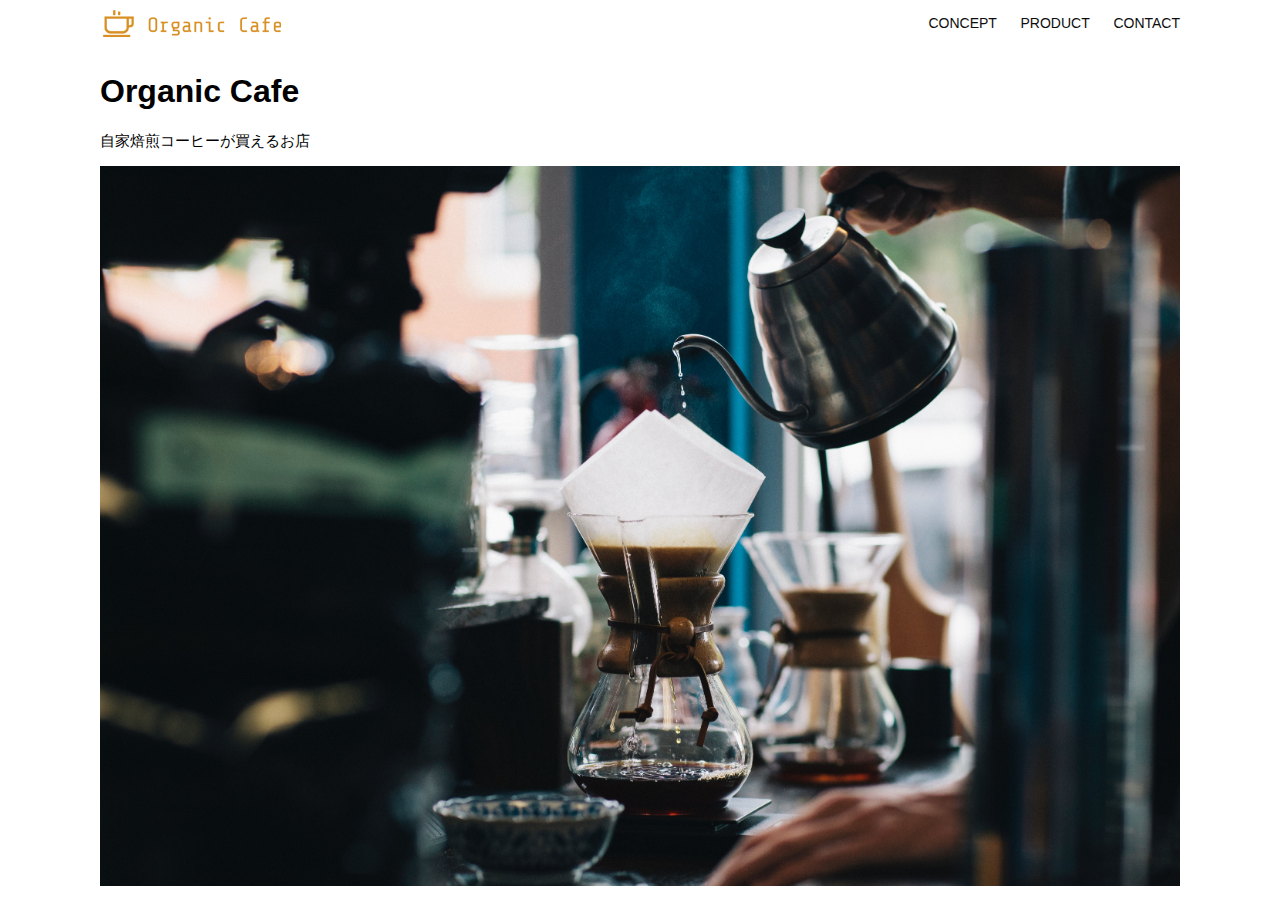
<file: kadai_013/index.html>
<!DOCTYPE html>
<html>
  <head>
    <title>Organic Cafe</title>
    <meta charset="UTF-8" />
    <meta name="description" content="自家焙煎のコーヒーがお家で楽しめるOrganic Cafe"/>
    <meta name="viewport" content="width=device-width, initial-scale=1.0" />
    <link rel="stylesheet" href="style.css" />
  </head>
  <body>
    <!-- ヘッダー -->
    <header>
      <!-- ロゴ -->
      <a href="index.html" id="logo"><img src="images/logo.png" alt="トップページに戻る"/></a>

      <!-- PC用ナビゲーション -->
      <nav id="nav-pc">
        <a href="index.html#concept">CONCEPT</a>
        <a href="index.html#product">PRODUCT</a>
        <a href="index.html#contact">CONTACT</a>
      </nav>
      
      <!-- スマホ用メニューボタン -->
      <img id="menu-sp" src="images/button-menu.png" alt="ナビゲーションを開く" onclick="document.getElementById('nav-sp').style.display = 'block'" >

      <!-- スマホ用ナビゲーション -->
      <nav id="nav-sp">
        <ul>
          <li>
            <img id="close" src="images/button-close.png" alt="ナビゲーションを閉じる" onclick="document.getElementById('nav-sp').style.display = 'none'">
          </li>
          <li>
            <a id="logo-sp" href="index.html" onclick="document.getElementById('nav-sp').style.display = 'none'">
              <img src="images/logo-sp.png" alt="トップページに戻る">
            </a>
          </li>
          <li>
            <a class="menu" href="index.html#concept" onclick="document.getElementById('nav-sp').style.display = 'none'">CONCEPT</a>
          </li>
          <li>
            <a class="menu" href="index.html#product" onclick="document.getElementById('nav-sp').style.display = 'none'">PRODUCT</a>
          </li>
          <li>
            <a class="menu" href="index.html#contact" onclick="document.getElementById('nav-sp').style.display = 'none'">CONTACT</a>
          </li>
        </ul>
      </nav>
    </header>
  
    <main>
      <article>
        <!-- メインビジュアル -->
        <section id="main-visual">
          <div id="main-message">
            <h1>Organic Cafe</h1>
            <p>自家焙煎コーヒーが買えるお店</p>
          </div>
          <img src="images/main-image.jpg" alt="コーヒーをハンドドリップで淹れる画像"/>
        </section>
      </article>
    </main>
  </body>
</html>
</file>
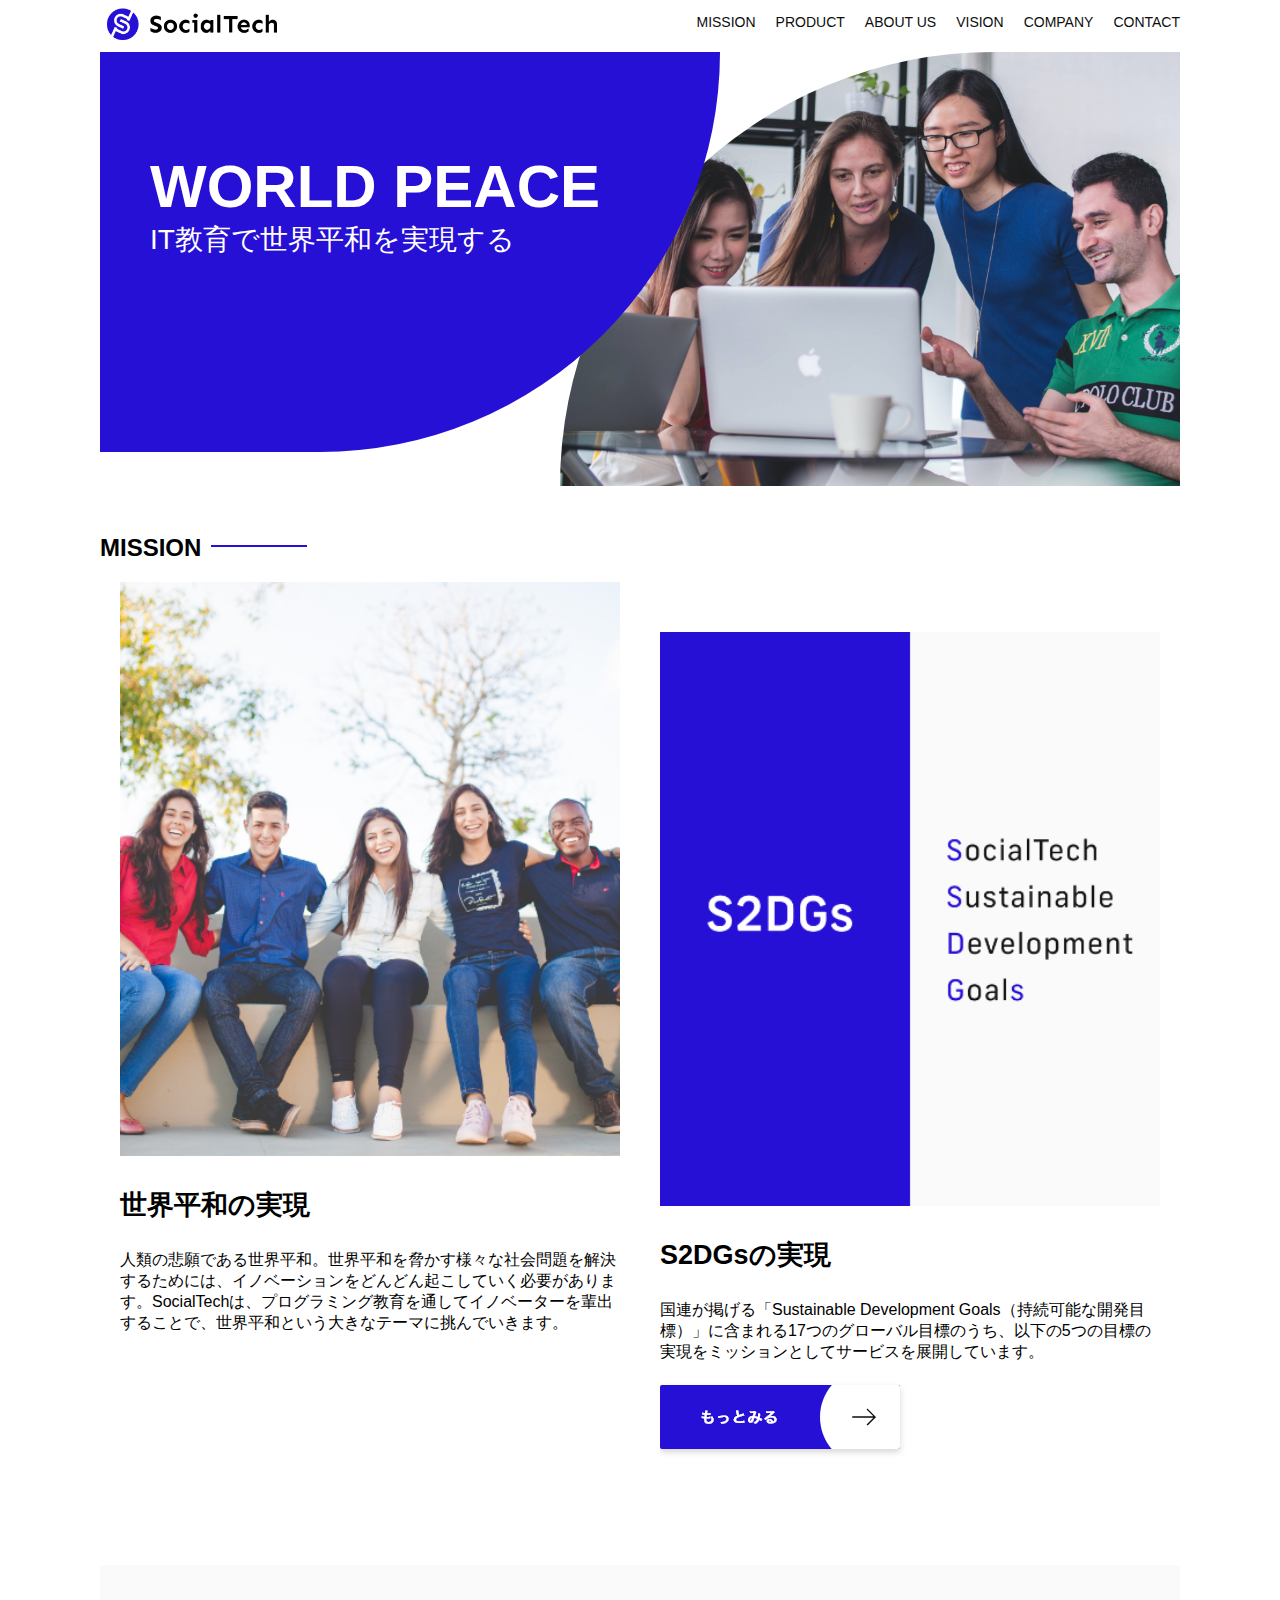
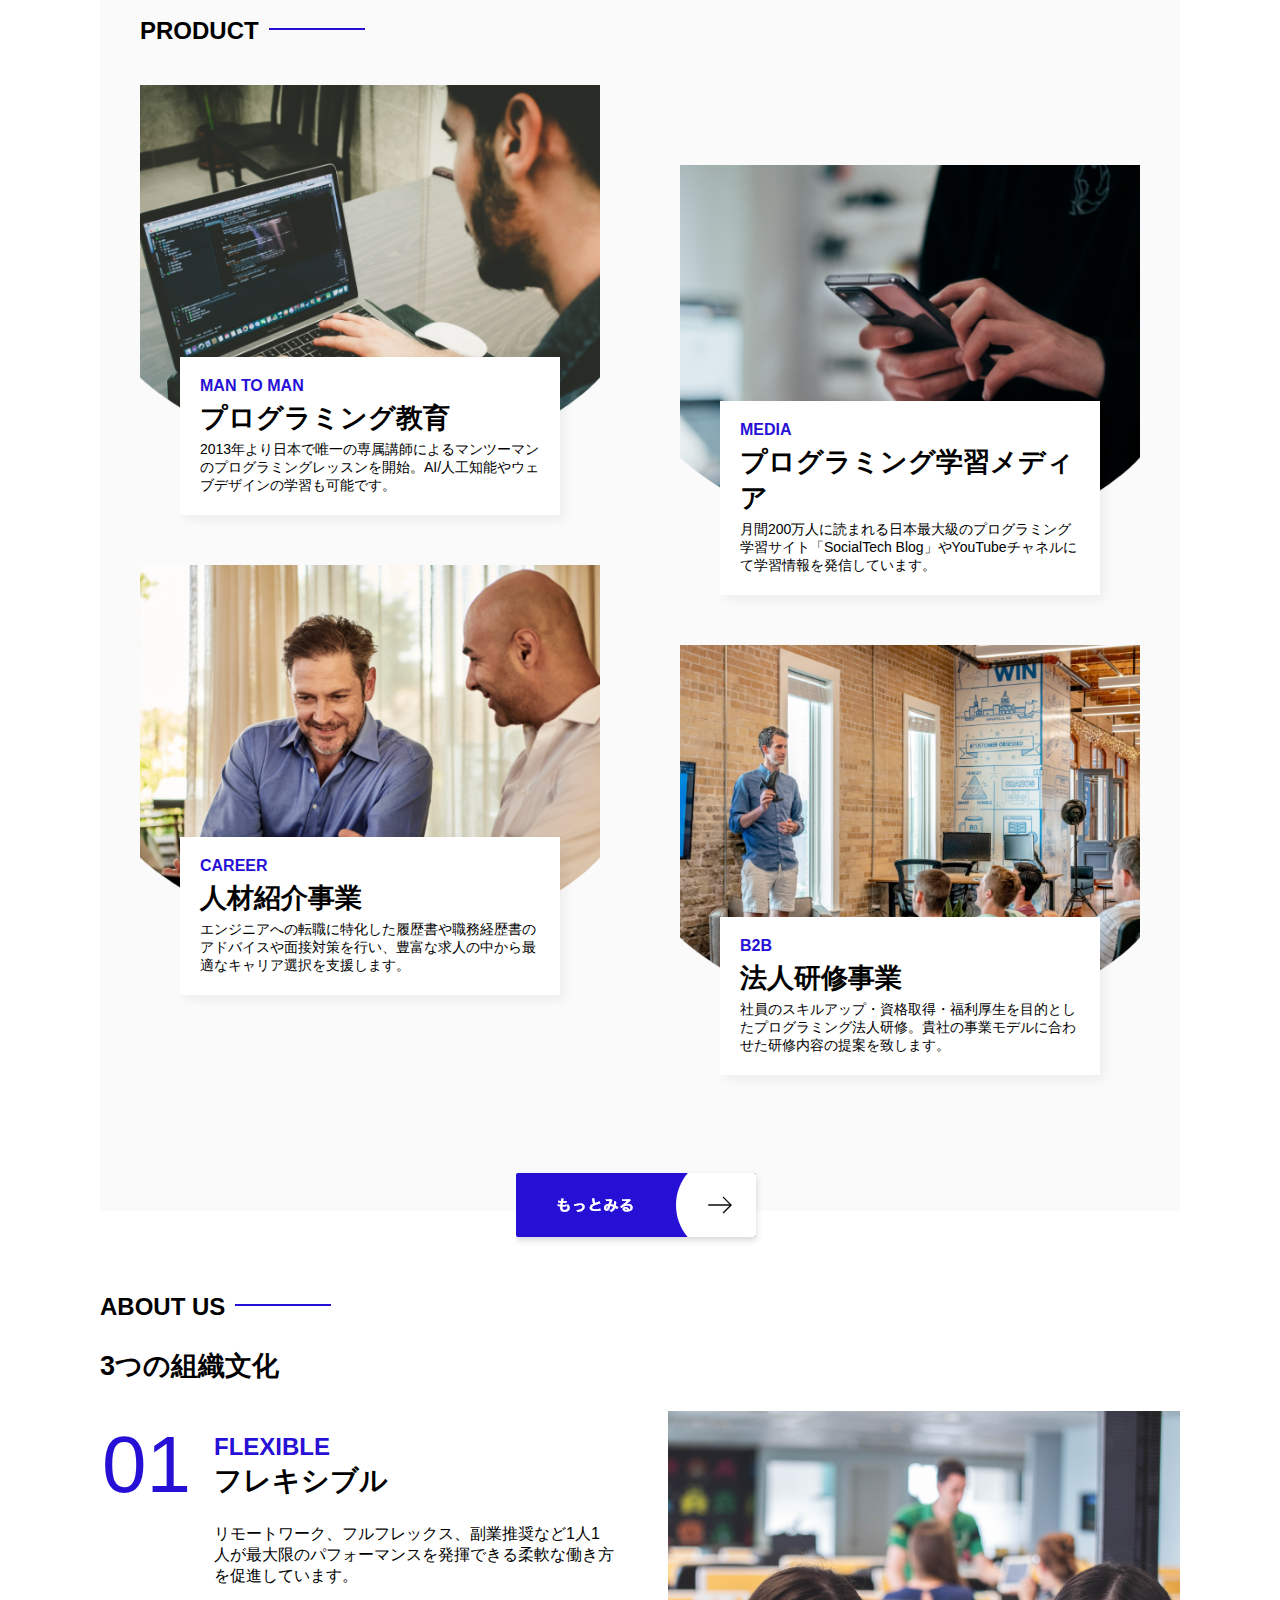
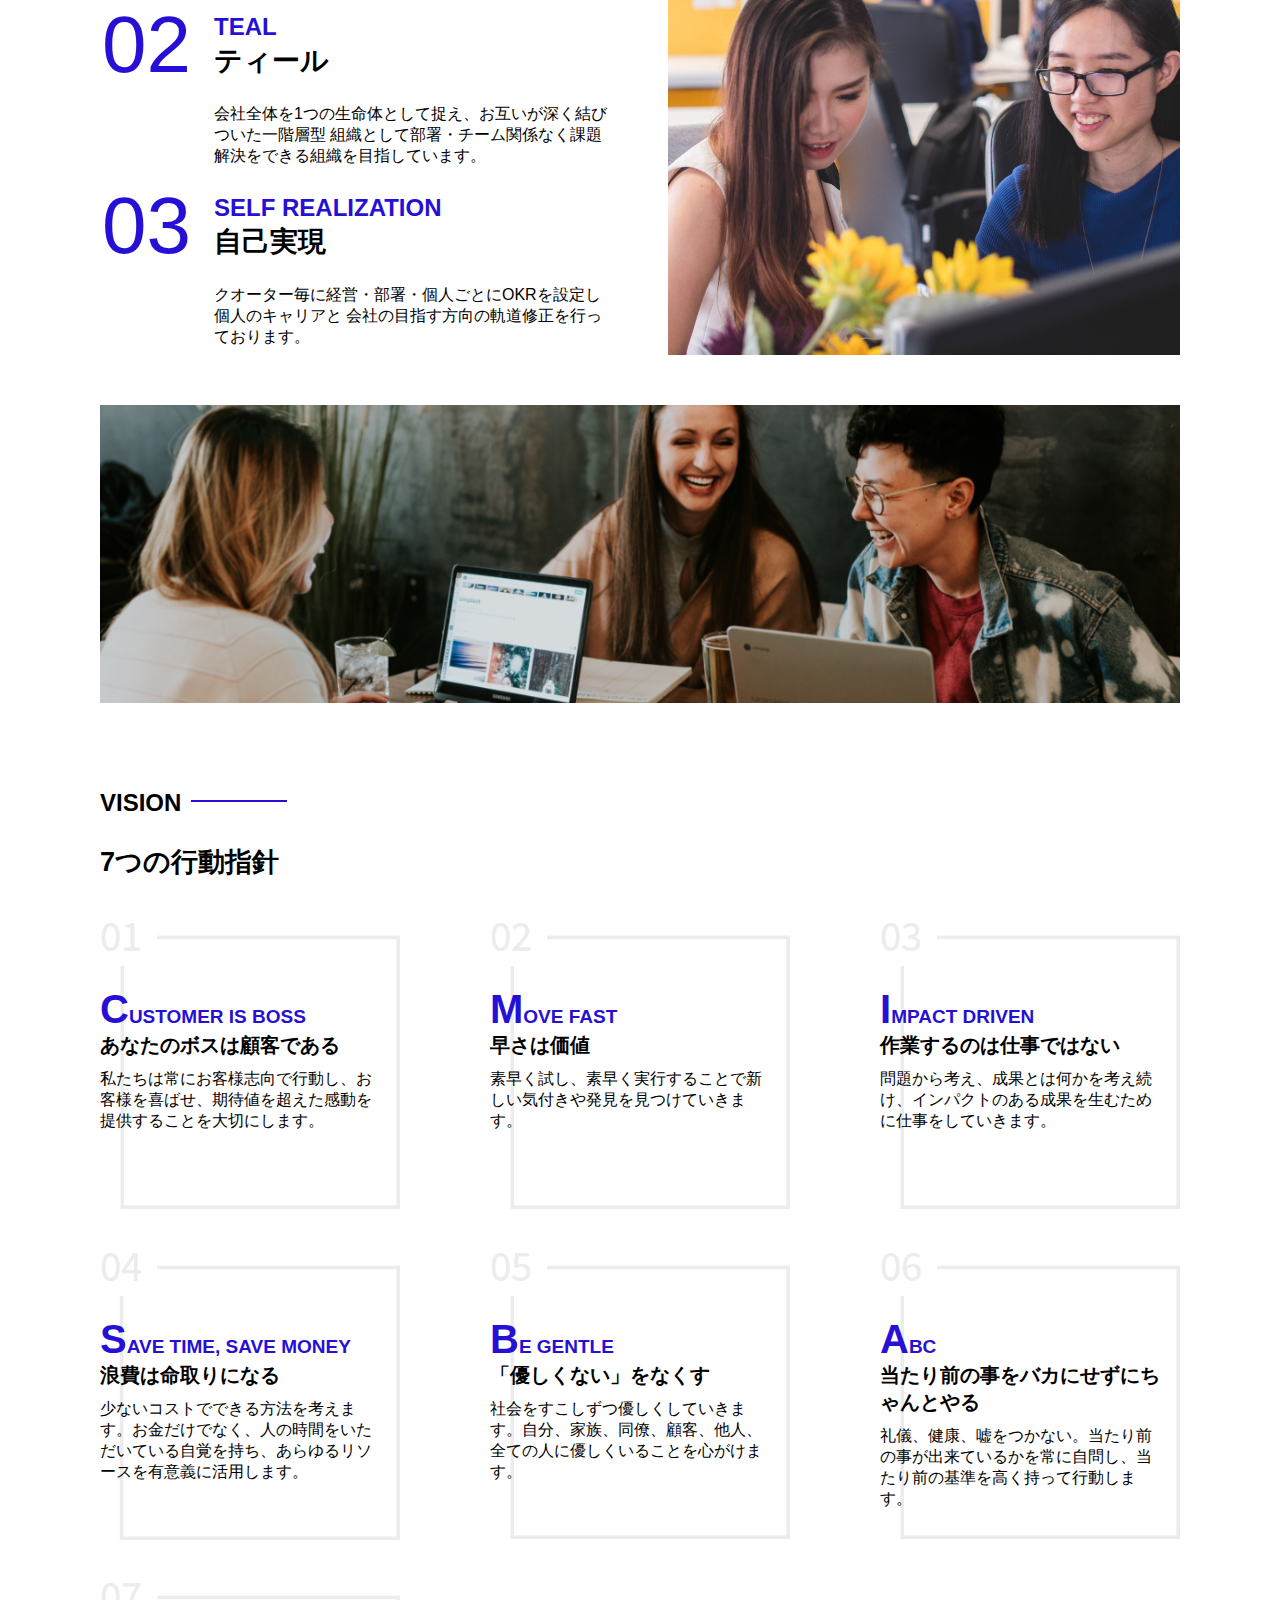
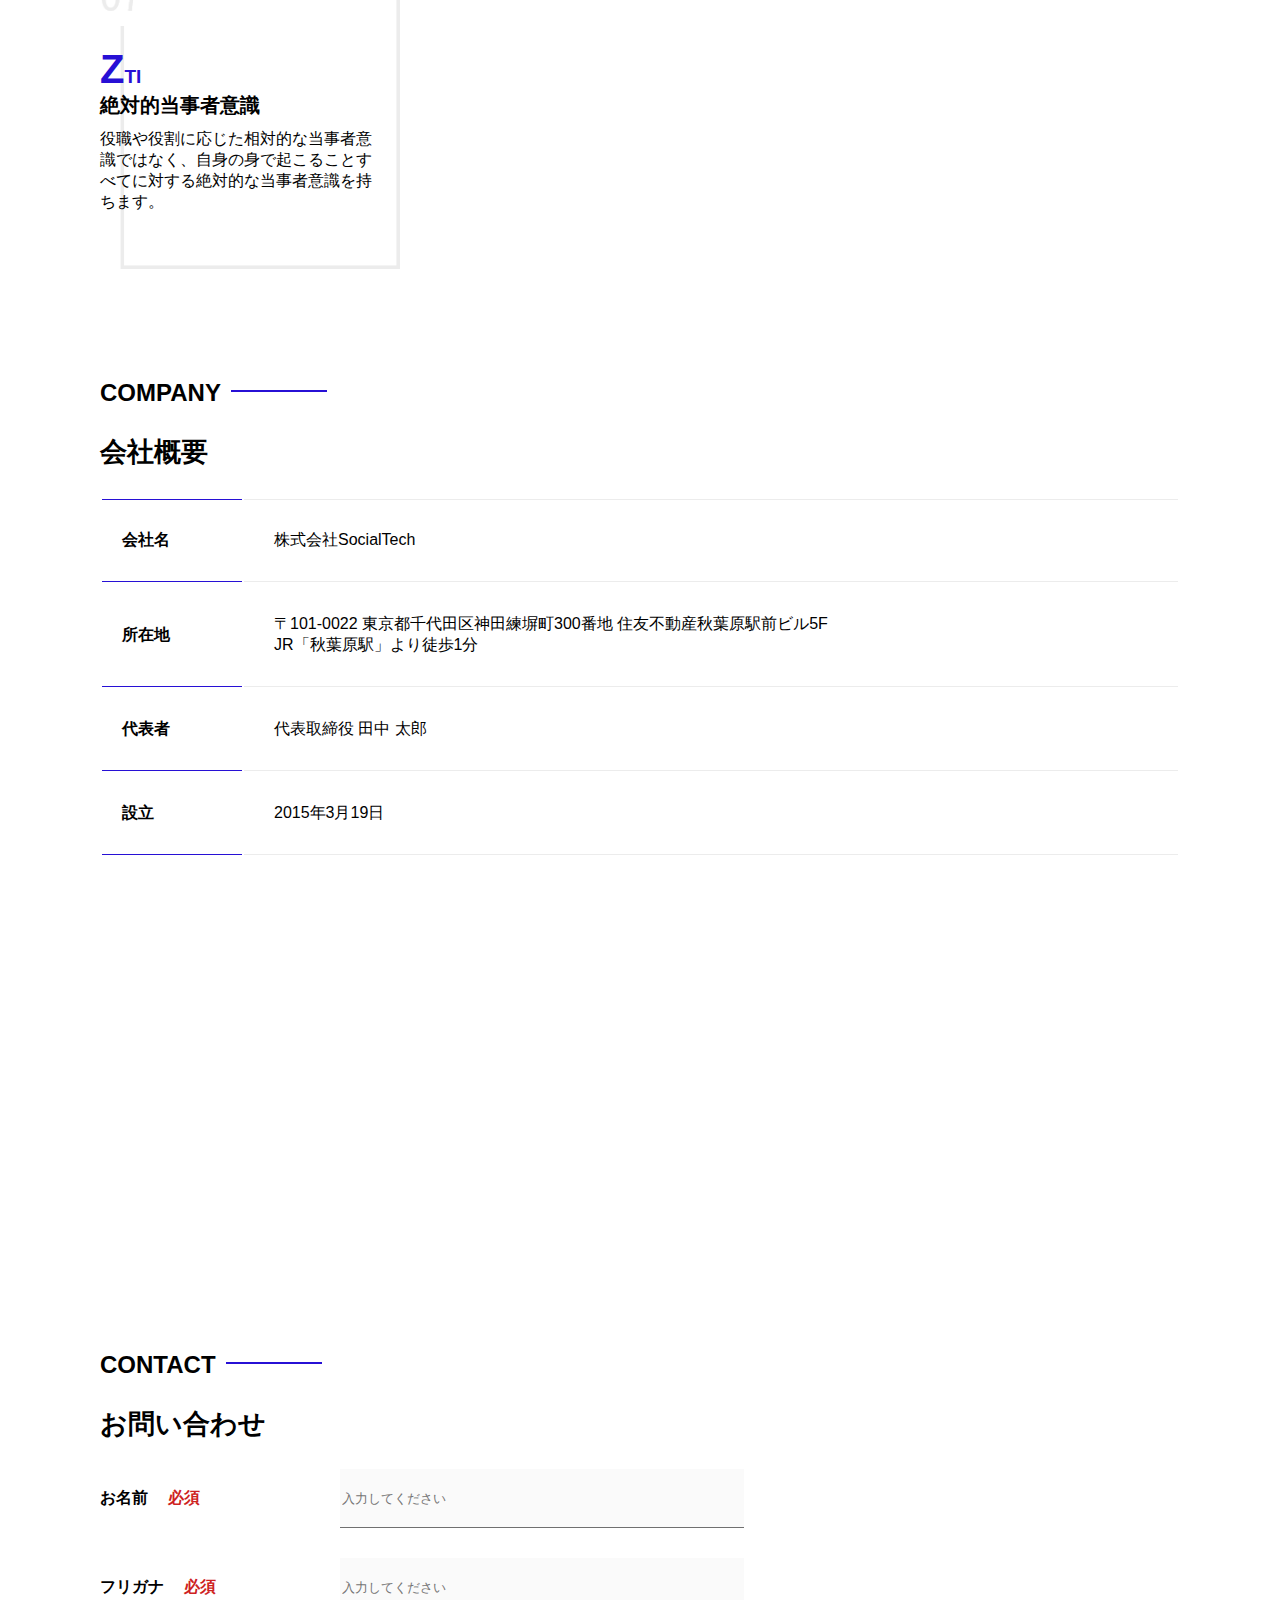
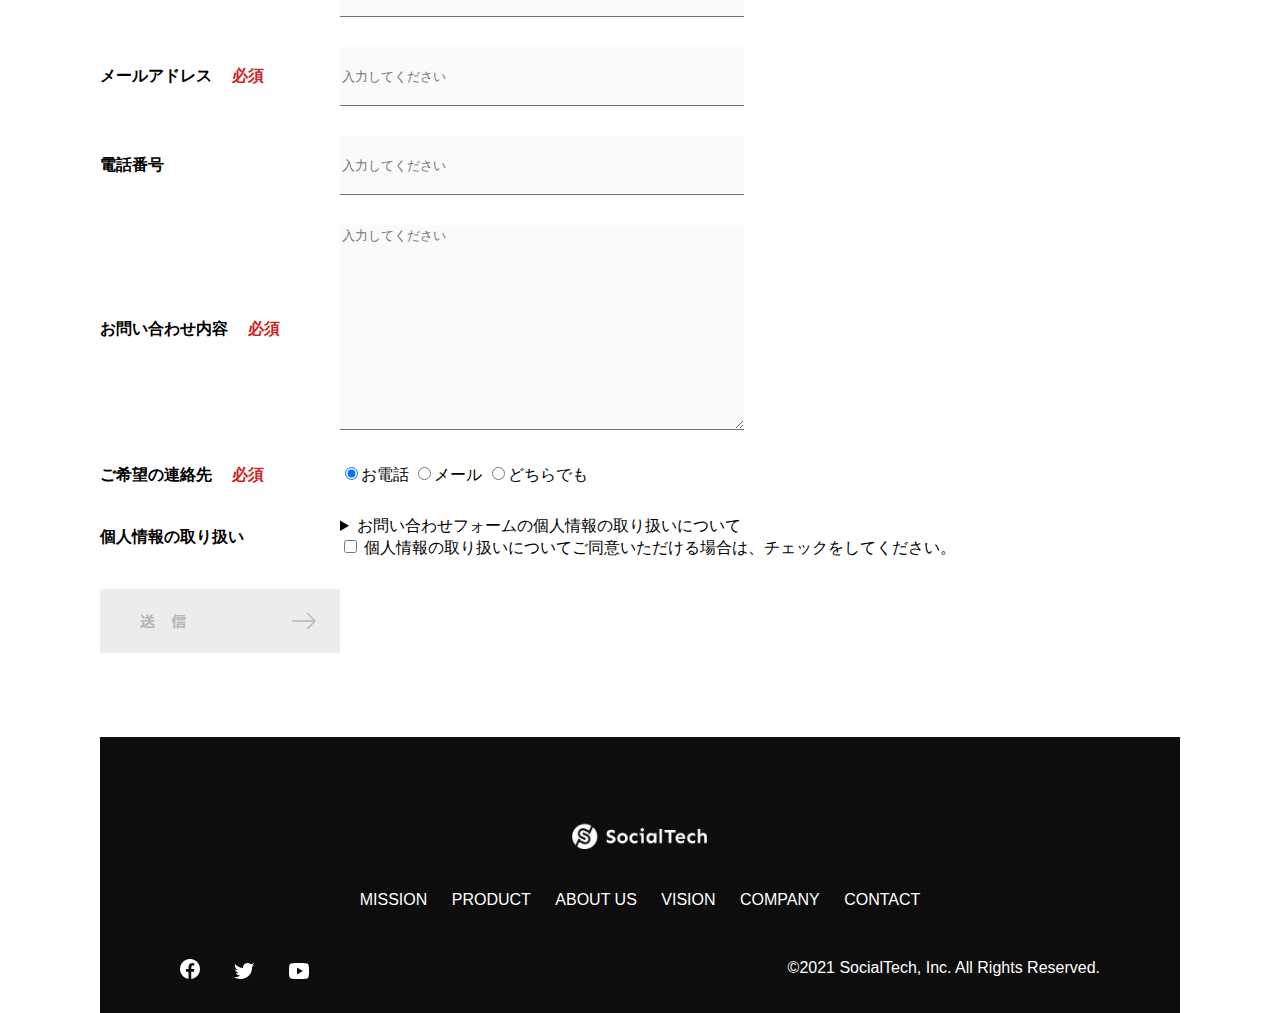
<file: kadai_tutorial_output/index.html>
<!DOCTYPE html>
<html>
<head>
  <title>SocialTech</title>
  <meta charset="UTF-8">
  <meta name="description" content="SocialTechはEdTech業界のリーディングカンパニーを目指します。">
  <meta name="viewport" content="width=device-width, initial-scale=1.0">
  <link rel="stylesheet" href="style.css">
</head>
<body>
  <!-- ヘッダー -->
  <header>
    <!-- ロゴ -->
    <a href="index.html" id="logo"><img src="images/logo.png" alt="トップページに戻る"></a>

     <!-- PC用ナビゲーション -->
    <nav id="nav-pc">
       <ul>
        <li><a href="mission.html">MISSION</a></li>
        <li><a href="product.html">PRODUCT</a></li>
        <li><a href="index.html#aboutus">ABOUT US</a></li>
        <li><a href="index.html#vision">VISION</a></li>
        <li><a href="index.html#company">COMPANY</a></li>
        <li><a href="index.html#contact">CONTACT</a></li>
       </ul>
   </nav>
    <!-- スマホ用メニューボタン -->
    <button id="menu-sp" onclick="document.getElementById('nav-sp').style.display = 'block'">
      <img src="images/button-menu.png" alt="ナビゲーションを開く">
    </button>
    <!-- スマホ用ナビゲーション -->
    <div id="nav-sp">
      <button id="close" onclick="document.getElementById('nav-sp').style.display = 'none'">
        <img src="images/button-close.png" alt="ナビゲーションを閉じる">
      </button>

      <nav>
        <ul>
          <li>
            <a id="logo-sp" href="index.html" onclick="document.getElementById('nav-sp').style.display = 'none'"><img src="images/logo-sp.png" alt="トップページに戻る"></a>
          </li>
          <li><a class="menu" href="mission.html" onclick="document.getElementById('nav-sp').style.display = 'none'">MISSION</a></li>
          <li><a class="menu" href="product.html" onclick="document.getElementById('nav-sp').style.display = 'none'">PRODUCT</a></li>
          <li><a class="menu" href="index.html#aboutus" onclick="document.getElementById('nav-sp').style.display = 'none'">ABOUT US</a></li>
          <li><a class="menu" href="index.html#vision" onclick="document.getElementById('nav-sp').style.display = 'none'">VISION</a></li>
          <li><a class="menu" href="index.html#company" onclick="document.getElementById('nav-sp').style.display = 'none'">COMPANY</a></li>
          <li><a class="menu" href="index.html#contact" onclick="document.getElementById('nav-sp').style.display = 'none'">CONTACT</a></li>
        </ul>
      </nav>
      <div id="sns">
        <a href="https://www.facebook.com/sejuku2013">
          <img src="images/button-facebook.png" alt="Facebookのリンク">
        </a>
        <a href="https://twitter.com/samuraijuku">
          <img src="images/button-twitter.png" alt="Twitterのリンク">
        </a>
        <a href="https://www.youtube.com/channel/UCCFOQO5aDK0xXam4cUQXT8g">
          <img src="images/button-youtube.png" alt="YouTubeのリンク">
        </a>
      </div>
    </div>
  </header>
  <main>
    <article>
      <!-- メインビジュアル -->
      <section id="main-visual">
        <div id="main-message">
            <h1>WORLD PEACE</h1>
            <p>IT教育で世界平和を実現する</p>
        </div>
        <img src="images/index/index-main.png" alt="PCの周りに集まる多国籍の仲間たち">
      </section>
        <!--ミッション-->
      <section id="mission">
        <h2 class="index-h2">MISSION</h2>
        <div id="mission-flex">
          <div>
            <img id="mission-photo" src="images/index/index-mission.png" alt="屋外のベンチで写真を撮影する多国籍の仲間たち">
            <h3>世界平和の実現</h3>
            <p>
              人類の悲願である世界平和。世界平和を脅かす様々な社会問題を解決するためには、イノベーションをどんどん起こしていく必要があります。SocialTechは、プログラミング教育を通してイノベーターを輩出することで、世界平和という大きなテーマに挑んでいきます。
            </p>
          </div>
          <div>
            <img id="s2dgs" src="images/index/s2dgs.png" alt="S2DGs">
            <h3>S2DGsの実現</h3>
            <p>国連が掲げる「Sustainable Development Goals（持続可能な開発目標）」に含まれる17つのグローバル目標のうち、以下の5つの目標の実現をミッションとしてサービスを展開しています。</p>
            <a href="mission.html">
              <img src="images/button-more.png" alt="もっとみる">
            </a>
          </div>
        </div>
      </section>
       <!-- プロダクト -->
      <section id="product">
       <h2 class="index-h2">PRODUCT</h2>
        <div class="product-flex">
         <div id="product-left">
          <div>
            <img class="product-photo" src="images/index/index-mantoman.png" alt="PCでコードを書く男性">
            <div class="product-explain">
              <span>MAN TO MAN</span>
              <h3>プログラミング教育</h3>
              <p>2013年より日本で唯一の専属講師によるマンツーマンのプログラミングレッスンを開始。AI/人工知能やウェブデザインの学習も可能です。</p>
            </div>
          </div>
          <div>
            <img class="product-photo" src="images/index/index-career.png" alt="笑顔で話し合う2人の男性">
            <div class="product-explain">
              <span>CAREER</span>
              <h3>人材紹介事業</h3>
              <p>エンジニアへの転職に特化した履歴書や職務経歴書のアドバイスや面接対策を行い、豊富な求人の中から最適なキャリア選択を支援します。</p>
            </div>
          </div>
         </div>
         <div id="product-right">
          <div>
            <img class="product-photo" src="images/index/index-media.png" alt="スマートフォンを操作する人">
            <div class="product-explain">
              <span>MEDIA</span>
              <h3>プログラミング学習メディア</h3>
              <p>月間200万人に読まれる日本最大級のプログラミング学習サイト「SocialTech Blog」やYouTubeチャネルにて学習情報を発信しています。</p>
            </div>
          </div>
          <div>
            <img class="product-photo" src="images/index/index-b2b.png" alt="講演中の男性とそれを聴く人々">
            <div class="product-explain">
              <span>B2B</span>
              <h3>法人研修事業</h3>
              <p>社員のスキルアップ・資格取得・福利厚生を目的としたプログラミング法人研修。貴社の事業モデルに合わせた研修内容の提案を致します。</p>
            </div>
          </div>
        </div>
      </div>
      <div id="product-more">
        <a href="product.html">
          <img src="images/button-more.png" alt="もっとみる">
        </a>
         </div>
        </div>
      </section>
      <!-- ABOUT US -->
      <section id="aboutus">
        <h2 class="index-h2">ABOUT US</h2>
        <h3>3つの組織文化</h3>
        <div>
          <table class="culture-table">
            <tr>
              <td class="culture-num">01</td>
              <th><span class="culture-en">FLEXIBLE</span><br>フレキシブル</th>
            </tr>
            <tr>
              <td>
                <!--空のセル-->
              </td>
              <td class="culture-description">リモートワーク、フルフレックス、副業推奨など1人1人が最大限のパフォーマンスを発揮できる柔軟な働き方を促進しています。</td>
            </tr>
            <tr>
              <td class="culture-num">02</td>
              <th><span class="culture-en">TEAL</span><br>ティール</th>
            </tr>
            <tr>
              <td>
                <!--空のセル-->
              </td>
              <td class="culture-description">会社全体を1つの生命体として捉え、お互いが深く結びついた一階層型 組織として部署・チーム関係なく課題解決をできる組織を目指しています。</td>
            </tr>
            <tr>
              <td class="culture-num">03</td>
              <th><span class="culture-en">SELF REALIZATION</span><br>自己実現</th>
            </tr>
            <tr>
              <td>
                <!--空のセル-->
              </td>
              <td class="culture-description">クオーター毎に経営・部署・個人ごとにOKRを設定し個人のキャリアと 会社の目指す方向の軌道修正を行っております。</td>
            </tr>
          </table>
          <img class="culture-img" src="images/index/index-aboutus1.png" alt="笑顔で話し合う2人の女性">
        </div>
        <img class="culture-img2" src="images/index/index-aboutus2.png" alt="笑顔で話し合う3人の男女">
      </section>
    <!-- VISION -->
    <section id="vision">
      <h2 class="index-h2">VISION</h2>
      <h3>7つの行動指針</h3>
      <div>
        <div class="vision-box">
          <img src="images/index/vision-01.png" alt="01">
          <div>
            <h4>CUSTOMER IS BOSS</h4>
            <h5>あなたのボスは顧客である</h5>
            <p>私たちは常にお客様志向で行動し、お客様を喜ばせ、期待値を超えた感動を提供することを大切にします。</p>
          </div>
        </div>
        <div class="vision-box">
          <img src="images/index/vision-02.png" alt="02">
          <div>
            <h4>MOVE FAST</h4>
            <h5>早さは価値</h5>
            <p>素早く試し、素早く実行することで新しい気付きや発見を見つけていきます。</p>
          </div>
        </div>
        <div class="vision-box">
          <img src="images/index/vision-03.png" alt="03">
          <div>
            <h4>IMPACT DRIVEN</h4>
            <h5>作業するのは仕事ではない</h5>
            <p>問題から考え、成果とは何かを考え続け、インパクトのある成果を生むために仕事をしていきます。</p>
          </div>
        </div>
        <div class="vision-box">
          <img src="images/index//vision-04.png" alt="04">
          <div>
            <h4>SAVE TIME, SAVE MONEY</h4>
            <h5>浪費は命取りになる</h5>
            <p>少ないコストでできる方法を考えます。お金だけでなく、人の時間をいただいている自覚を持ち、あらゆるリソースを有意義に活用します。</p>
          </div>
        </div>
        <div class="vision-box">
          <img src="images/index/vision-05.png" alt="05">
          <div>
            <h4>BE GENTLE</h4>
            <h5>「優しくない」をなくす</h5>
            <p>社会をすこしずつ優しくしていきます。自分、家族、同僚、顧客、他人、全ての人に優しくいることを心がけます。</p>
          </div>
        </div>
        <div class="vision-box">
          <img src="images/index/vision-06.png" alt="06">
          <div>
            <h4>ABC</h4>
            <h5>当たり前の事をバカにせずにちゃんとやる</h5>
            <p>礼儀、健康、嘘をつかない。当たり前の事が出来ているかを常に自問し、当たり前の基準を高く持って行動します。</p>
          </div>
        </div>
        <div class="vision-box">
          <img src="images/index/vision-07.png" alt="07">
          <div>
            <h4>ZTI</h4>
            <h5>絶対的当事者意識</h5>
            <p>役職や役割に応じた相対的な当事者意識ではなく、自身の身で起こることすべてに対する絶対的な当事者意識を持ちます。</p>
          </div>
        </div>
      </div>
    </section>
   <!-- COMPANY -->
   <section id="company">
    <h2 class="index-h2">COMPANY</h2>
    <h3>会社概要</h3>
        <table id="company-table">
            <tr>
              <th class="tableheader tableheader-first">会社名</th>
              <td class="cell cell-first">株式会社SocialTech</td>
            </tr>
            <tr>
              <th class="tableheader">所在地</th>
              <td class="cell">〒101-0022 東京都千代田区神田練塀町300番地 住友不動産秋葉原駅前ビル5F<br>JR「秋葉原駅」より徒歩1分</td>
            </tr>
            <tr>
              <th class="tableheader">代表者</th>
              <td class="cell">代表取締役 田中 太郎</td>
            </tr>
            <tr>
              <th class="tableheader">設立</th>
              <td class="cell">2015年3月19日</td>
            </tr>
          </table>
          <iframe src="https://www.google.com/maps/embed?pb=!1m18!1m12!1m3!1d3240.0688551336807!2d139.7720776771055!3d35.69992317258124!2m3!1f0!2f0!3f0!3m2!1i1024!2i768!4f13.1!3m3!1m2!1s0x60188fee13660e23%3A0x77137876edf742ac!2z5L2P5Y-L5LiN5YuV55Sj56eL6JGJ5Y6f6aeF5YmN44OT44Or!5e0!3m2!1sja!2sjp!4v1704858013291!5m2!1sja!2sjp" style="border: 0" allowfullscreen="" loading="lazy"></iframe>
         </section>
      <!-- お問い合わせフォーム -->
      <section id="contact">
        <h2 class="index-h2">CONTACT</h2>
        <h3>お問い合わせ</h3>
        <form>
          <div>
            <div class="contact-heading">
              <label class="contact-label">お名前<span class="contact-span">必須</span></label>
            </div>
            <div>
              <input type="text" name="name" placeholder="入力してください" class="contact-textbox">
            </div>
          </div>
          <div>
            <div class="contact-heading">
              <label class="contact-label">フリガナ<span class="contact-span">必須</span></label>
            </div>
            <div>
              <input type="text" name="hurigana" placeholder="入力してください" class="contact-textbox">
            </div>
          </div>
          <div>
            <div class="contact-heading">
              <label class="contact-label">メールアドレス<span class="contact-span">必須</span></label>
            </div>
            <div>
              <input type="text" name="email" placeholder="入力してください" class="contact-textbox">
            </div>
          </div>
          <div>
            <div class="contact-heading">
              <label class="contact-label">電話番号</label>
            </div>
            <div>
              <input type="text" name="tel" placeholder="入力してください" class="contact-textbox">
            </div>
          </div>
          <div>
            <div class="contact-heading">
              <label class="contact-label">お問い合わせ内容<span class="contact-span">必須</span></label>
            </div>
            <div>
              <textarea class="contact-textarea" placeholder="入力してください" name="message"></textarea>
            </div>
          </div>
          <div>
            <div class="contact-heading">
              <label class="contact-label">ご希望の連絡先<span class="contact-span">必須</span></label>
            </div>
            <div>
              <input class="radiobutton" type="radio" value="tel" name="contact" checked><label>お電話</label>
              <input class="radiobutton" type="radio" value="mail" name="contact"><label>メール</label>
              <input class="radiobutton" type="radio" value="both" name="contact"><label>どちらでも</label>
            </div>
          </div>
              <div>
                <div class="contact-heading">
                 <label class="contact-label">個人情報の取り扱い</label>
                </div>
                 <div>
                   <details>
                     <summary>お問い合わせフォームの個人情報の取り扱いについて</summary>
                  <div>
                    <dl>
                      <dt>１．組織の名称又は氏名</dt>
                      <dd>株式会社SocialTech</dd>
                     <dt>２．個人情報保護管理者（若しくはその代理人）の氏名又は職名、所属及び連絡先</dt>
                     <dd>
                      <p>鈴木 一郎 コーポレート部</p>
                      <p>メールアドレス：samurai@example.com</p>
                      <p>TEL：03-1234-5678</p>
                    </dd>
                    <dt>３．個人情報の利用目的</dt>
                    <dd>
                      <ul>
                        <li>本サービス及び本サービスに関連する情報の提供又はそれらに関する連絡のため</li>
                        <li>ユーザーの本人確認のため</li>
                        <li>当社サービスのご案内のため</li>
                        <li>当社の商品等の広告または宣伝（電子メールによるものを含むものとします。）</li>
                      </ul>
                    </dd>
                    <dt>４．個人情報の取り扱い業務の委託</dt>
                    <dd>個人情報の取扱業務の全部または一部を外部に業務委託する場合があります。その際、弊社は、個人情報を適切に保護できる管理体制を敷き実行していることを条件として委託先を厳選したうえで、機密保持契約を委託先と締結し、お客様の個人情報を厳密に管理させます。</dd>
                    <dt>５．個人情報の開示等の請求</dt>
                    <dd>
                      お客様は、弊社に対してご自身の個人情報の開示等（利用目的の通知、開示、内容の訂正・追加・削除、利用の停止または消去、第三者への提供の停止）に関して、当社問合わせ窓口に申し出ることができます。<br>
                      その際、弊社はお客様ご本人を確認させていただいたうえで、合理的な期間内に対応いたします。<br>
                      なお、個人情報に関する弊社問合わせ先は、次の通りです。
                    </dd>
                    <dd>
                      <p>株式会社SocialTech　個人情報問合せ窓口</p>
                      <p>〒150-0043　東京都千代田区神田練塀町300番地 住友不動産秋葉原駅前ビル5F</p>
                      <p>メールアドレス：samurai@example.com　TEL：03-1234-5678</p>
                    </dd>

                    <dt>６．個人情報を提供されることの任意性について</dt>
                    <dd>お客様がご自身の個人情報を弊社に提供されるか否かは、お客様のご判断によりますが、もしご提供されない場合には、適切なサービスが提供できない場合がありますので予めご了承ください。</dd>
                  </dl>
                </div>
              </details>
              <input type="checkbox" name="agree">
              <span>個人情報の取り扱いについてご同意いただける場合は、チェックをしてください。</span>
            </div>
          </div>
           <input type="image" src="images/button-submit.png" alt="送信する">
        </form>
      </section>
    </article>
  </main>

  <footer>
    <div id="footer-logo">
      <img src="images/logo-sp.png" alt="SocialTech">
    </div>
    <div id="footer-link">
      <a href="mission.html">MISSION</a>
      <a href="product.html">PRODUCT</a>
      <a href="index.html#aboutus">ABOUT US</a>
      <a href="index.html#vision">VISION</a>
      <a href="index.html#company">COMPANY</a>
      <a href="index.html#contact">CONTACT</a>
    </div>
      <div id="sns-footer">
         <div class="sns-btns">
           <a href="https://www.facebook.com/sejuku2013"><img src="images/button-facebook.png" alt="Facebookのリンク"></a>
           <a href="https://twitter.com/samuraijuku"><img src="images/button-twitter.png" alt="Twitterのリンク"></a>
           <a href="https://www.youtube.com/channel/UCCFOQO5aDK0xXam4cUQXT8g"><img src="images/button-youtube.png" alt="YouTubeのリンク"></a>
         </div>
         <p id="copyright">&copy;2021 SocialTech, Inc. All Rights Reserved.</p>
       </div>
  </footer>

</body>

</html>
</file>
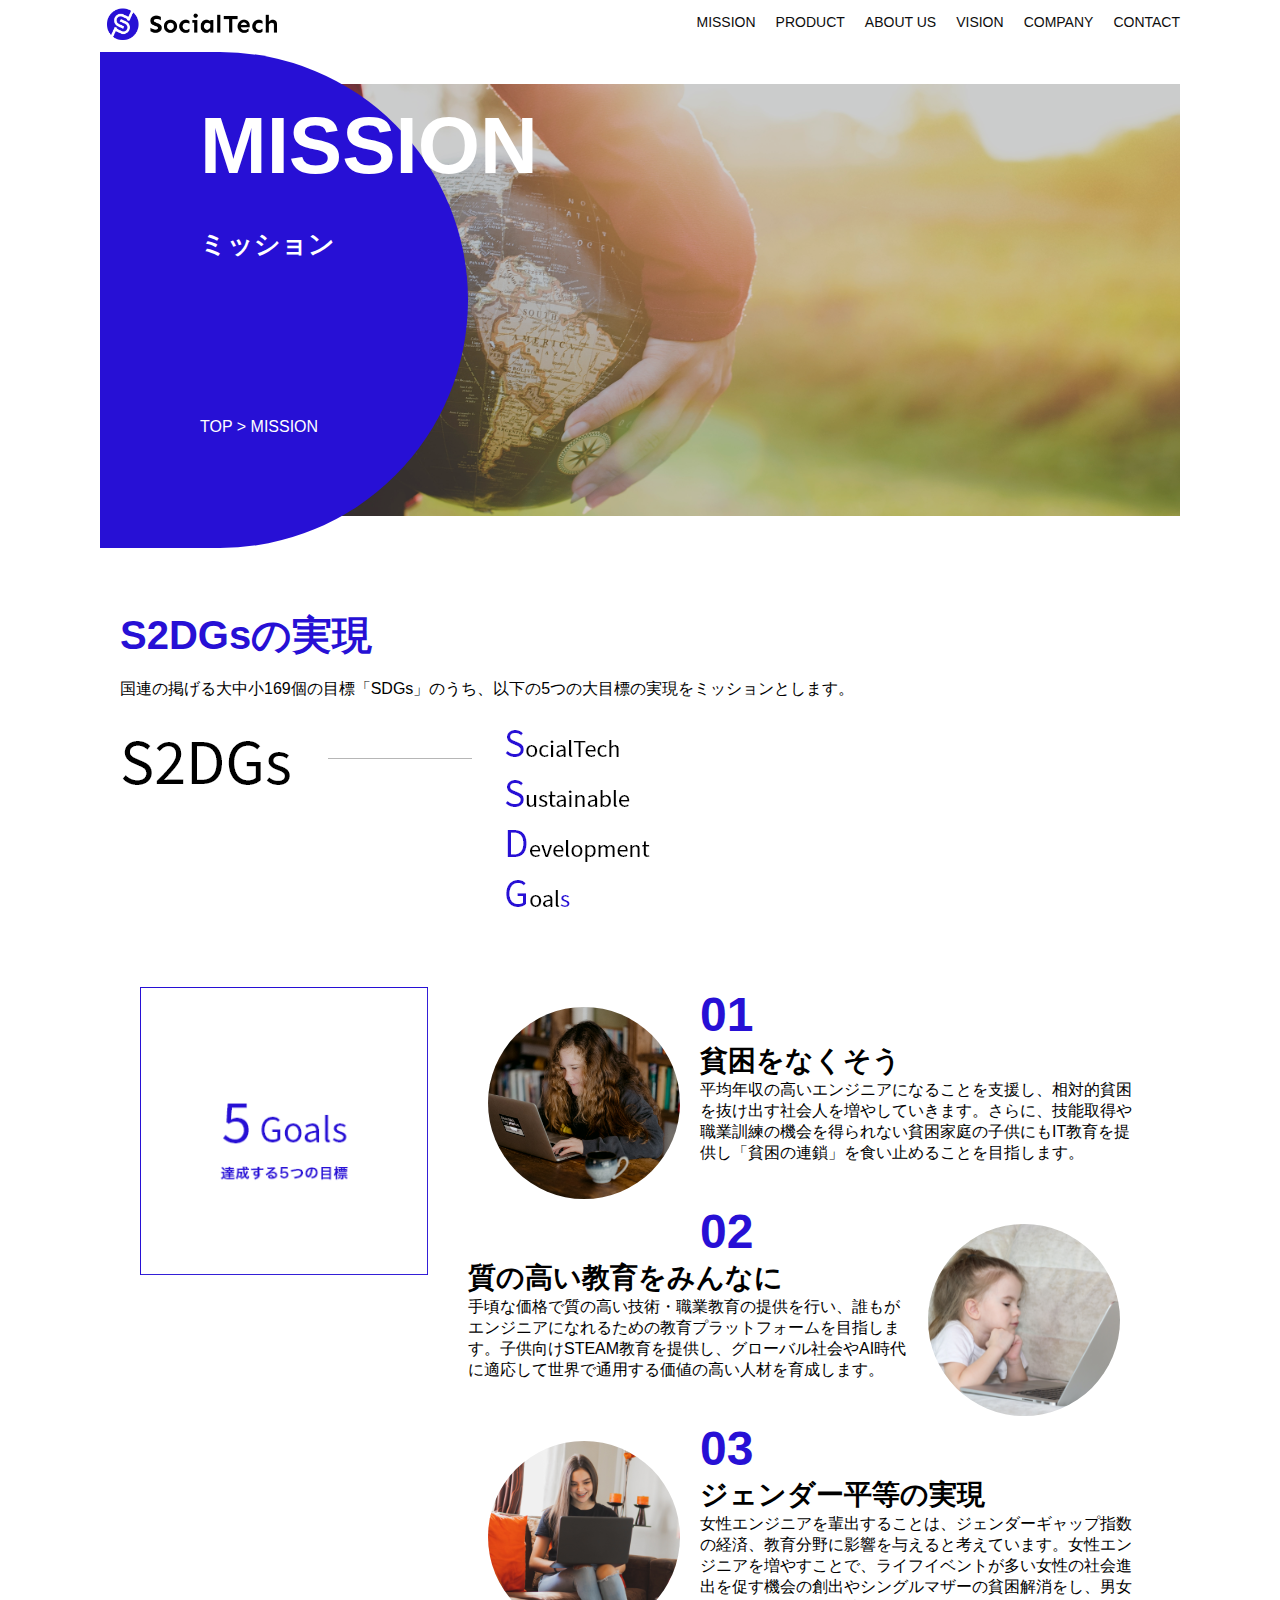
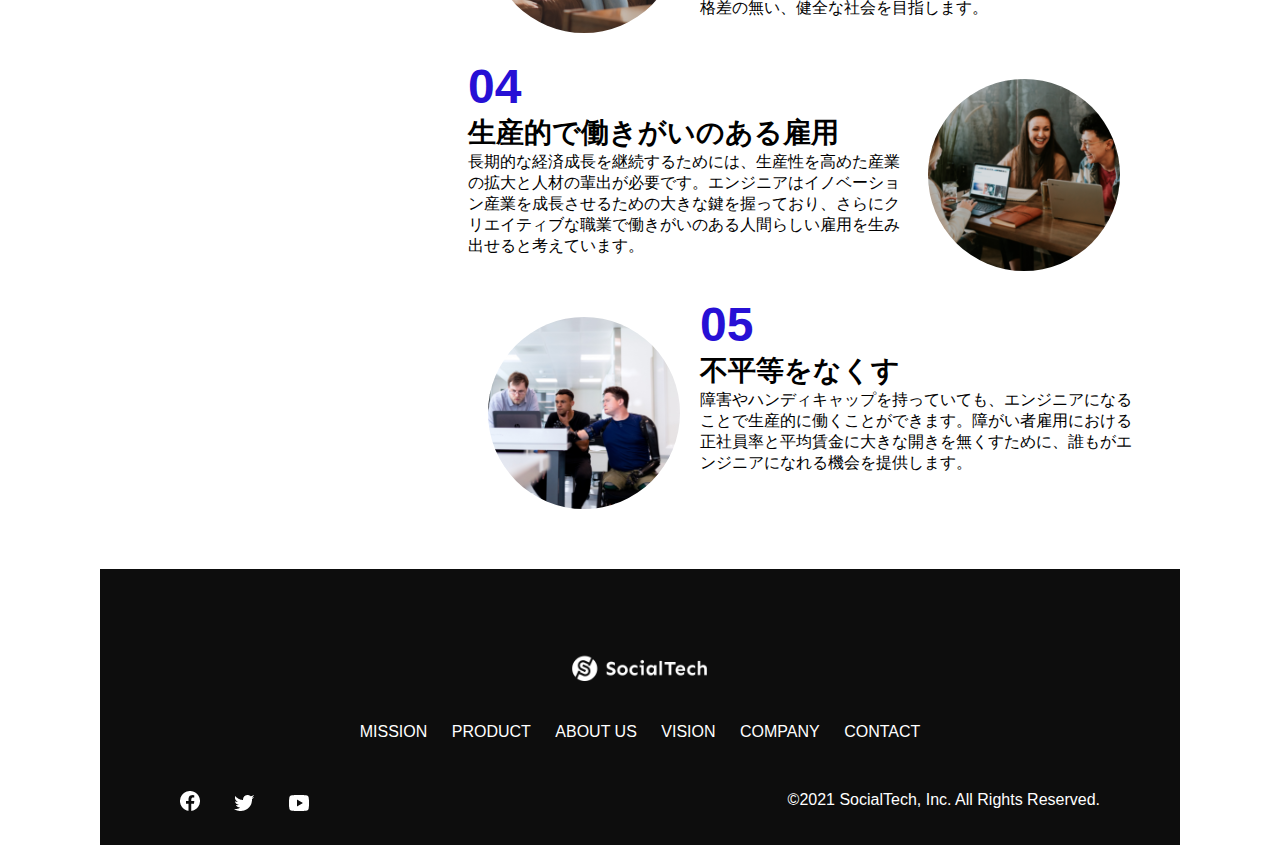
<file: kadai_tutorial_output/mission.html>
<!DOCTYPE html>
<html>
  <head>
    <title>SocialTech - MISSION ミッション -</title>
    <meta charset="utf-8">
    <meta name="description" content="SocialTechが目指す5つの目標（S2DGs）を紹介します">
    <meta name="viewport" content="width=device-width, initial-scale=1.0">
    <link rel="stylesheet" href="style.css">
  </head>

  <body>
    <!-- ヘッダー -->
    <header>
      <!-- ロゴ -->
      <a href="index.html" id="logo">
        <img src="images/logo.png" alt="トップページに戻る">
      </a>

      <!-- PC用ナビゲーション -->
      <nav id="nav-pc">
        <ul>
          <li><a href="mission.html">MISSION</a></li>
          <li><a href="product.html">PRODUCT</a></li>
          <li><a href="index.html#aboutus">ABOUT US</a></li>
          <li><a href="index.html#vision">VISION</a></li>
          <li><a href="index.html#company">COMPANY</a></li>
          <li><a href="index.html#contact">CONTACT</a></li>
        </ul>
      </nav>

      <!-- スマホ用メニューボタン -->
      <button id="menu-sp" onclick="document.getElementById('nav-sp').style.display = 'block'">
        <img src="images/button-menu.png" alt="ナビゲーションを開く">
      </button>

      <!-- スマホ用ナビゲーション -->
      <div id="nav-sp">
        <button id="close" onclick="document.getElementById('nav-sp').style.display = 'none'">
          <img src="images/button-close.png" alt="ナビゲーションを閉じる">
        </button>

        <nav>
          <ul>
            <li>
              <a id="logo-sp" href="index.html" onclick="document.getElementById('nav-sp').style.display = 'none'"><img src="images/logo-sp.png" alt="トップページに戻る"></a>
            </li>
            <li><a class="menu" href="mission.html" onclick="document.getElementById('nav-sp').style.display = 'none'">MISSION</a></li>
            <li><a class="menu" href="product.html" onclick="document.getElementById('nav-sp').style.display = 'none'">PRODUCT</a></li>
            <li><a class="menu" href="index.html#aboutus" onclick="document.getElementById('nav-sp').style.display = 'none'">ABOUT US</a></li>
            <li><a class="menu" href="index.html#vision" onclick="document.getElementById('nav-sp').style.display = 'none'">VISION</a></li>
            <li><a class="menu" href="index.html#company" onclick="document.getElementById('nav-sp').style.display = 'none'">COMPANY</a></li>
            <li><a class="menu" href="index.html#contact" onclick="document.getElementById('nav-sp').style.display = 'none'">CONTACT</a></li>
          </ul>
        </nav>
        <div id="sns">
          <a href="https://www.facebook.com/sejuku2013">
            <img src="images/button-facebook.png" alt="Facebookのリンク">
          </a>
          <a href="https://twitter.com/samuraijuku">
            <img src="images/button-twitter.png" alt="Twitterのリンク">
          </a>
          <a href="https://www.youtube.com/channel/UCCFOQO5aDK0xXam4cUQXT8g">
            <img src="images/button-youtube.png" alt="YouTubeのリンク">
          </a>
        </div>
      </div>
    </header>

    <main>
      <article>
        <section id="mission-main">
            <div class="mission-main-inner">
              <div id="mission-title">
                <h1>MISSION<br><span>ミッション</span></h1>
                <p>TOP > MISSION</p>
              </div>
            </div>
          </section>

          <section id="mission-s2dgs">
            <h2 class="mission-h2">S2DGsの実現</h2>
            <p>国連の掲げる大中小169個の目標「SDGs」のうち、以下の5つの大目標の実現をミッションとします。</p>
            <img src="images/mission/mission-s2dgs.png" alt="S2DGs">
          </section>

          <section id="mission-five-goals">
            <div class="five-goals-image">
              <img src="images/mission/mission-5goals.png" alt="5Goals">
            </div>
            <div class="five-goals-read">
                <div>
                  <img class="fivegoals-image-left" src="images/mission/mission-5goals01.png" alt="PCを操作する女の子">
                  <span class="fivegoals-number">01</span>
                  <h3 class="fivegoals-h3">貧困をなくそう</h3>
                  <p class="fivegoals-p">平均年収の高いエンジニアになることを支援し、相対的貧困を抜け出す社会人を増やしていきます。さらに、技能取得や職業訓練の機会を得られない貧困家庭の子供にもIT教育を提供し「貧困の連鎖」を食い止めることを目指します。</p>
                </div>
                <div>
                  <img class="fivegoals-image-right" src="images/mission/mission-5goals02.png" alt="PCを見つめる小さい女の子">
                  <span class="fivegoals-number">02</span>
                  <h3 class="fivegoals-h3">質の高い教育をみんなに</h3>
                  <p class="fivegoals-p">手頃な価格で質の高い技術・職業教育の提供を行い、誰もがエンジニアになれるための教育プラットフォームを目指します。子供向けSTEAM教育を提供し、グローバル社会やAI時代に適応して世界で通用する価値の高い人材を育成します。</p>
                </div>
                <div>
                  <img class="fivegoals-image-left" src="images/mission/mission-5goals03.png" alt="PCを操作する女性">
    
                  <span class="fivegoals-number">03</span>
                  <h3 class="fivegoals-h3">ジェンダー平等の実現</h3>
                  <p class="fivegoals-p">女性エンジニアを輩出することは、ジェンダーギャップ指数の経済、教育分野に影響を与えると考えています。女性エンジニアを増やすことで、ライフイベントが多い女性の社会進出を促す機会の創出やシングルマザーの貧困解消をし、男女格差の無い、健全な社会を目指します。</p>
                </div>
                <div>
                  <img class="fivegoals-image-right" src="images/mission/mission-5goals04.png" alt="笑顔で話し合う3人の男女">
                  <span class="fivegoals-number">04</span>
                  <h3 class="fivegoals-h3">生産的で働きがいのある雇用</h3>
                  <p class="fivegoals-p">長期的な経済成長を継続するためには、生産性を高めた産業の拡大と人材の輩出が必要です。エンジニアはイノベーション産業を成長させるための大きな鍵を握っており、さらにクリエイティブな職業で働きがいのある人間らしい雇用を生み出せると考えています。</p>
                </div>
                <div>
                  <img class="fivegoals-image-left" src="images/mission/mission-5goals05.png" alt="障害を持つ男性が生き生きと働く様子">
                  <span class="fivegoals-number">05</span>
                  <h3 class="fivegoals-h3">不平等をなくす</h3>
                  <p class="fivegoals-p">障害やハンディキャップを持っていても、エンジニアになることで生産的に働くことができます。障がい者雇用における正社員率と平均賃金に大きな開きを無くすために、誰もがエンジニアになれる機会を提供します。</p>
                </div>
              </div>
            </section>

      </article>
    </main>

    <footer>
      <div id="footer-logo">
        <img src="images/logo-sp.png" alt="SocialTech">
      </div>
      <div id="footer-link">
        <a href="mission.html">MISSION</a>
        <a href="product.html">PRODUCT</a>
        <a href="index.html#aboutus">ABOUT US</a>
        <a href="index.html#vision">VISION</a>
        <a href="index.html#company">COMPANY</a>
        <a href="index.html#contact">CONTACT</a>
      </div>
      <div id="sns-footer">
        <div class="sns-btns">
          <a href="https://www.facebook.com/sejuku2013"><img src="images/button-facebook.png" alt="Facebookのリンク"></a>
          <a href="https://twitter.com/samuraijuku"><img src="images/button-twitter.png" alt="Twitterのリンク"></a>
          <a href="https://www.youtube.com/channel/UCCFOQO5aDK0xXam4cUQXT8g"><img src="images/button-youtube.png" alt="YouTubeのリンク"></a>
        </div>
        <p id="copyright">&copy;2021 SocialTech, Inc. All Rights Reserved.</p>
      </div>
    </footer>

  </body>
</html>
</file>
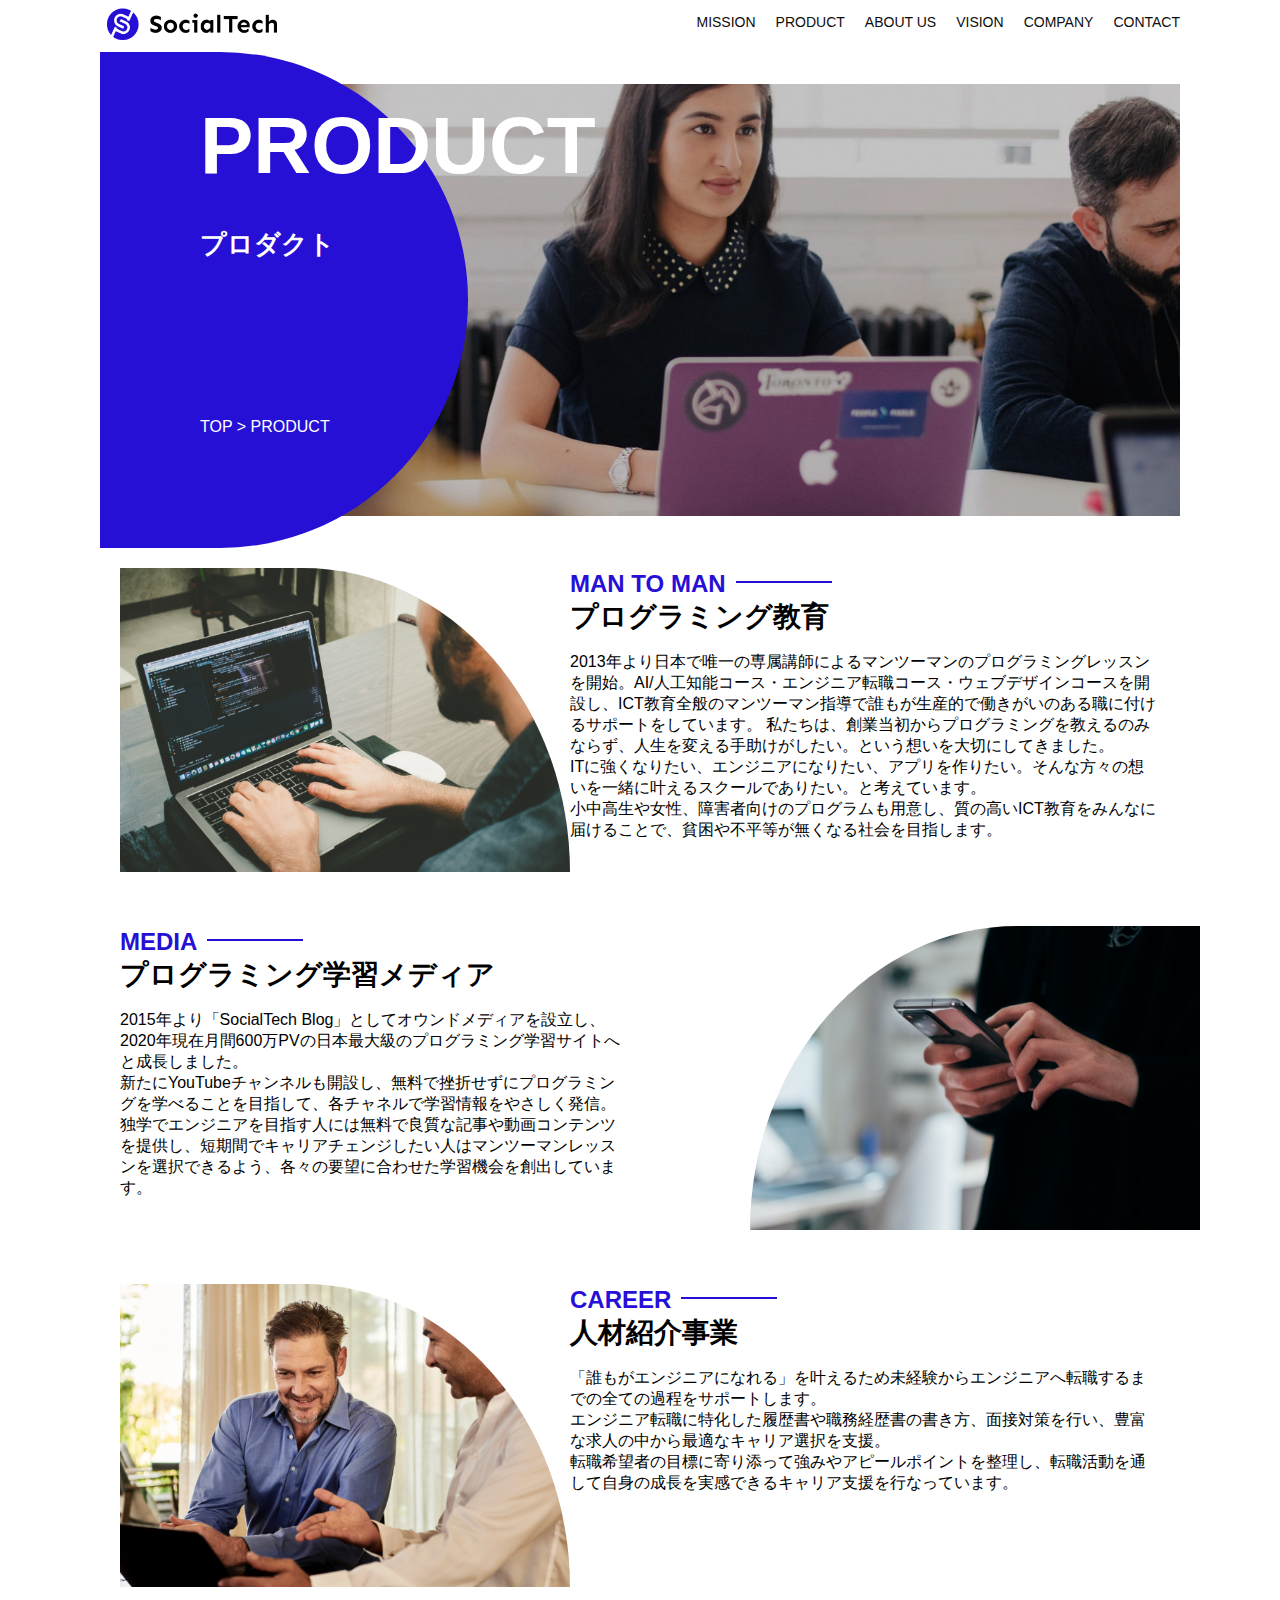
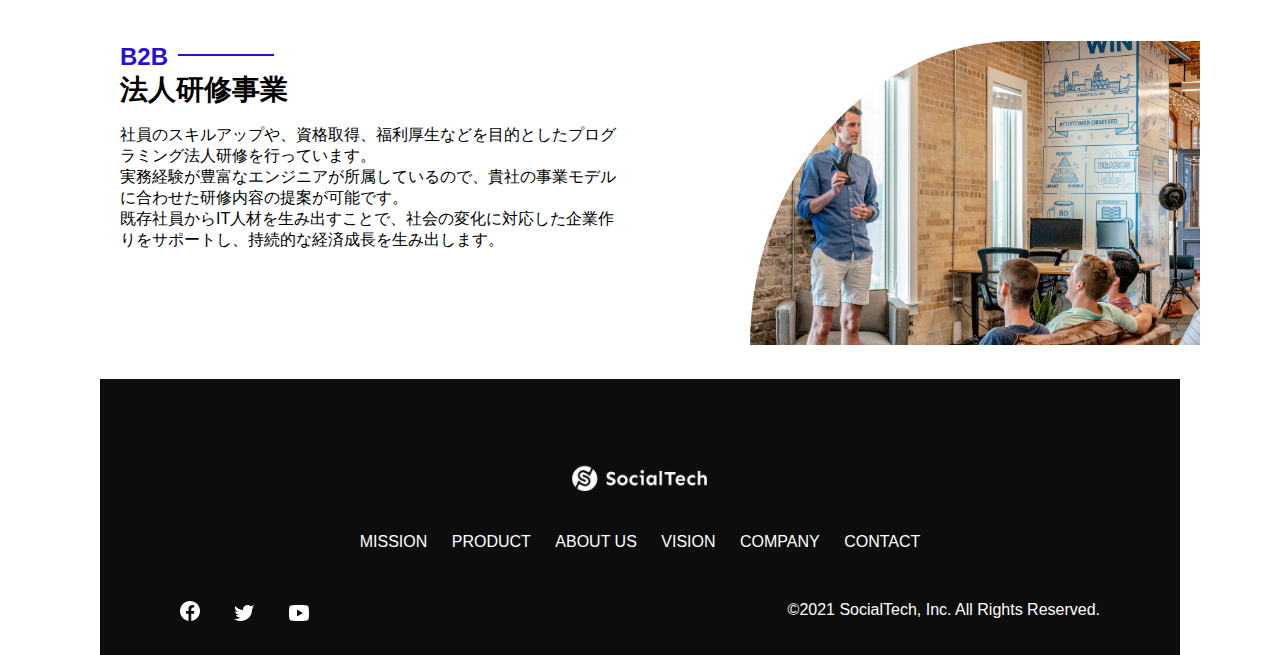
<file: kadai_tutorial_output/product.html>
<!DOCTYPE html>
<html>
  <head>
    <title>SocialTech -PRODUCT プロダクト-</title>
    <meta charset="utf-8">
    <meta name="description" content="SocialTechの4つのプロダクトを紹介します">
    <meta name="viewport" content="width=device-width, initial-scale=1.0">
    <link rel="stylesheet" href="style.css">
  </head>

  <body>
    <!-- ヘッダー -->
    <header>
      <!-- ロゴ -->
      <a href="index.html" id="logo">
        <img src="images/logo.png" alt="トップページに戻る">
      </a>

      <!-- PC用ナビゲーション -->
      <nav id="nav-pc">
        <ul>
          <li><a href="mission.html">MISSION</a></li>
          <li><a href="product.html">PRODUCT</a></li>
          <li><a href="index.html#aboutus">ABOUT US</a></li>
          <li><a href="index.html#vision">VISION</a></li>
          <li><a href="index.html#company">COMPANY</a></li>
          <li><a href="index.html#contact">CONTACT</a></li>
        </ul>
      </nav>

      <!-- スマホ用メニューボタン -->
      <button id="menu-sp" onclick="document.getElementById('nav-sp').style.display = 'block'">
        <img src="images/button-menu.png" alt="ナビゲーションを開く">
      </button>

      <!-- スマホ用ナビゲーション -->
      <div id="nav-sp">
        <button id="close" onclick="document.getElementById('nav-sp').style.display = 'none'">
          <img src="images/button-close.png" alt="ナビゲーションを閉じる">
        </button>

        <nav>
          <ul>
            <li>
              <a id="logo-sp" href="index.html" onclick="document.getElementById('nav-sp').style.display = 'none'"><img src="images/logo-sp.png" alt="トップページに戻る"></a>
            </li>
            <li><a class="menu" href="mission.html" onclick="document.getElementById('nav-sp').style.display = 'none'">MISSION</a></li>
            <li><a class="menu" href="product.html" onclick="document.getElementById('nav-sp').style.display = 'none'">PRODUCT</a></li>
            <li><a class="menu" href="index.html#aboutus" onclick="document.getElementById('nav-sp').style.display = 'none'">ABOUT US</a></li>
            <li><a class="menu" href="index.html#vision" onclick="document.getElementById('nav-sp').style.display = 'none'">VISION</a></li>
            <li><a class="menu" href="index.html#company" onclick="document.getElementById('nav-sp').style.display = 'none'">COMPANY</a></li>
            <li><a class="menu" href="index.html#contact" onclick="document.getElementById('nav-sp').style.display = 'none'">CONTACT</a></li>
          </ul>
        </nav>
        <div id="sns">
          <a href="https://www.facebook.com/sejuku2013">
            <img src="images/button-facebook.png" alt="Facebookのリンク">
          </a>
          <a href="https://twitter.com/samuraijuku">
            <img src="images/button-twitter.png" alt="Twitterのリンク">
          </a>
          <a href="https://www.youtube.com/channel/UCCFOQO5aDK0xXam4cUQXT8g">
            <img src="images/button-youtube.png" alt="YouTubeのリンク">
          </a>
        </div>
      </div>
    </header>

    <main>
      <article>
        <section id="product-main">
            <div class="product-main-inner">
              <div id="product-title">
                <h1>PRODUCT<br><span>プロダクト</span></h1>
                <p>TOP > PRODUCT</p>
              </div>
            </div>
          </section>

          <section class="product-section product-section-left">
            <div class="product-section-img">
              <img src="images/product/product-mantoman.png" alt="PCでコードを書く男性">
            </div>
            <div class="product-read">
              <h2 class="product-h2">MAN TO MAN</h2>
              <h3 class="product-h3">プログラミング教育</h3>
              <p>
                2013年より日本で唯一の専属講師によるマンツーマンのプログラミングレッスンを開始。AI/人工知能コース・エンジニア転職コース・ウェブデザインコースを開設し、ICT教育全般のマンツーマン指導で誰もが生産的で働きがいのある職に付けるサポートをしています。 私たちは、創業当初からプログラミングを教えるのみならず、人生を変える手助けがしたい。という想いを大切にしてきました。<br>ITに強くなりたい、エンジニアになりたい、アプリを作りたい。そんな方々の想いを一緒に叶えるスクールでありたい。と考えています。<br>小中高生や女性、障害者向けのプログラムも用意し、質の高いICT教育をみんなに届けることで、貧困や不平等が無くなる社会を目指します。
              </p>
            </div>
          </section>
  
          <section class="product-section product-section-right">
            <div class="product-read">
              <h2 class="product-h2">MEDIA</h2>
              <h3 class="product-h3">プログラミング学習メディア</h3>
              <p>2015年より「SocialTech Blog」としてオウンドメディアを設立し、2020年現在月間600万PVの日本最大級のプログラミング学習サイトへと成長しました。<br>新たにYouTubeチャンネルも開設し、無料で挫折せずにプログラミングを学べることを目指して、各チャネルで学習情報をやさしく発信。<br>独学でエンジニアを目指す人には無料で良質な記事や動画コンテンツを提供し、短期間でキャリアチェンジしたい人はマンツーマンレッスンを選択できるよう、各々の要望に合わせた学習機会を創出しています。</p>
            </div>
            <div class="product-section-img">
              <img src="images/product/product-media.png" alt="スマートフォンを操作する人">
            </div>
          </section>
  
          <section class="product-section product-section-left">
            <div class="product-section-img">
              <img src="images/product/product-career.png" alt="笑顔で話し合う2人の男性">
            </div>
            <div class="product-read">
              <h2 class="product-h2">CAREER</h2>
              <h3 class="product-h3">人材紹介事業</h3>
              <p>「誰もがエンジニアになれる」を叶えるため未経験からエンジニアへ転職するまでの全ての過程をサポートします。<br>エンジニア転職に特化した履歴書や職務経歴書の書き方、面接対策を行い、豊富な求人の中から最適なキャリア選択を支援。<br>転職希望者の目標に寄り添って強みやアピールポイントを整理し、転職活動を通して自身の成長を実感できるキャリア支援を行なっています。<br></p>
            </div>
          </section>
  
          <section class="product-section product-section-right">
            <div class="product-read">
              <h2 class="product-h2">B2B</h2>
              <h3 class="product-h3">法人研修事業</h3>
              <p>社員のスキルアップや、資格取得、福利厚生などを目的としたプログラミング法人研修を行っています。<br>実務経験が豊富なエンジニアが所属しているので、貴社の事業モデルに合わせた研修内容の提案が可能です。<br>既存社員からIT人材を生み出すことで、社会の変化に対応した企業作りをサポートし、持続的な経済成長を生み出します。</p>
            </div>
            <div class="product-section-img">
              <img src="images/product/product-b2b.png" alt="講演中の男性とそれを聴く人々">
            </div>
          </section>
          
      </article>
    </main>

    <footer>
      <div id="footer-logo">
        <img src="images/logo-sp.png" alt="SocialTech">
      </div>
      <div id="footer-link">
        <a href="mission.html">MISSION</a>
        <a href="product.html">PRODUCT</a>
        <a href="index.html#aboutus">ABOUT US</a>
        <a href="index.html#vision">VISION</a>
        <a href="index.html#company">COMPANY</a>
        <a href="index.html#contact">CONTACT</a>
      </div>
      <div id="sns-footer">
        <div class="sns-btns">
          <a href="https://www.facebook.com/sejuku2013"><img src="images/button-facebook.png" alt="Facebookのリンク"></a>
          <a href="https://twitter.com/samuraijuku"><img src="images/button-twitter.png" alt="Twitterのリンク"></a>
          <a href="https://www.youtube.com/channel/UCCFOQO5aDK0xXam4cUQXT8g"><img src="images/button-youtube.png" alt="YouTubeのリンク"></a>
        </div>
        <p id="copyright">&copy;2021 SocialTech, Inc. All Rights Reserved.</p>
      </div>
    </footer>
    
  </body>
</html>
</file>
<file: kadai_013/style.css>
/* PC、スマホ共通スタイル */
body {
  font-family: "Source Sans Pro", "Hiragino Kaku Gothic ProN", Meiryo, Arial,
    sans-serif;
}

p {
  font-size: 15px;
}

#main-visual>img {
  width: 100%;
}

/*================
PC用のスタイル 
=================*/
@media screen and (min-width: 768px) {
  #menu-sp {
    display: none;
  }

  #nav-sp {
    display: none;
  }

  /* 横幅設定 */
  body {
    max-width: 1080px;
    min-width: 960px;
    margin: 0 auto 0 auto;
  }

  /* ヘッダー */
  header {
    display: flex;
    justify-content: space-between;
  }

  /* ナビゲーションのレイアウト */
  #nav-pc {
    text-align: right;
    font-size: 14px;
    padding-top: 15px;
  }

  /* ナビゲーションのリンクの装飾設定 */
  #nav-pc>a {
    text-decoration: none;
    margin-left: 20px;
  }

  #nav-pc>a:link {
    color: #0d0d0d;
  }

  #nav-pc>a:visited {
    color: #0d0d0d;
  }

  #nav-pc>a:hover {
    color: #0d0d0d;
    text-decoration: underline;
  }

  #nav-pc>a:active {
    color: #0d0d0d;
  }
}


@media screen and (max-width: 767.9px) {
  body {
    min-width: 375px;
    margin: 0;
  }

  #nav-pc {
    display: none;
  }

  #menu-sp {
    float: right;
    padding: 0;
  }

  #nav-sp {
    background-color: #ce933e;
    position: absolute;
    left: 0;
    top: 0;
    height: 100%;
    width: 100%;
    display: none;
    z-index: 100;
  }

  #nav-sp ul {
    padding-left: 0;
  }

  #nav-sp li {
    list-style: none;
  }

  #close {
    position: absolute;
    top: 20px;
    right: 20px;
  }

  #logo-sp {
    margin: 80px 0px 30px 20px;
  }

  #nav-sp a {
    display: block;
  }

  #nav-sp a:link,
  a:visited,
  a:hover,
  a:active {
    color: #ffffff;
  }

  #nav-sp a:hover {
    text-decoration: underline;
  }

  #nav-sp .menu {
    text-decoration: none;
    display: block;
    margin: 0 20px 0 20px;
    height: 44px;
    font-size: 16px;
    background-image: url("images/arrow.png");
    background-repeat: no-repeat;
    background-position: right top;
  }
}
</file>
<file: kadai_tutorial_output/style.css>
/* PC、スマホ共通スタイル */
body {
  max-width: 1080px;
  margin: 0 auto 0 auto;
   font-family: "Source Sans Pro", "Hiragino Kaku Gothic ProN", Meiryo, Arial, sans-serif;
}

/* ヘッダー */
header {
  display: flex;
  justify-content: space-between;
}

 /* ナビゲーションのレイアウト */
 #nav-pc {
  font-size: 14px;
}

#nav-pc ul {
  display: flex;
  padding-left: 0;
}

#nav-pc li {
  list-style: none;
}

/* ナビゲーションのリンクの装飾設定 */
#nav-pc a {
  text-decoration: none;
  margin-left: 20px;
  color: #0d0d0d;
}

#nav-pc a:hover {
  text-decoration: underline;
}

/* スマホ用ナビを非表示 */
 #nav-sp,
 #menu-sp {
  display: none;
}


/* メインビジュアル*/
#main-visual {
  position: relative;
  height: 400px;
}

#main-message {
  position: absolute;
  top: 0;
  left: 0;
  background-color: #2710d5;
  color: #ffffff;
  border-radius: 0 0 476px 0;
  max-width: 620px;
  height: 100%;
  width: 100%;
  z-index: 11;
}

#main-message > h1 {
  font-size: 60px;
  margin: 100px 0 0 50px;
}

#main-message > p { 
  font-size: 28px;
  margin: 0 0 0 50px;
}

#main-visual > img {
  max-width: 620px;
  border-radius: 476px 0 0 0;
  position: absolute;
  top: 0;
  right: 0;
  z-index: 10;
}

 /* 見出し */
 h2 {
  margin: 40px 0 0 0;
}

h2::after {
  content: url("images/line.png");
  margin-left: 10px;
}

h3 {
  font-size: 27px;
}

 /* ミッション */
 #mission {
  margin: 80px auto 80px auto;
}

#mission-flex {
  display: flex;
}

#mission-flex > div {
  width: 50%;
  margin: 20px;
}

#mission-photo {
  width: 100%;
}

#s2dgs {
  margin-top: 50px;
  width: 100%;
}

 /* プロダクト */
 #product {
  background-color: #fafafa;
  margin: 80px 0 80px 0;
  padding: 10px 40px 0px 40px;
}

/* 外枠 */
#product .product-flex {
  margin-top: 40px;
  display: flex;
}

/* 左のカラム */
#product-left {
  width: 50%;
  margin-right: 20px;
}

/* 右のカラム */
#product-right {
  width: 50%;
  margin-left: 20px;
  margin-top: 80px;
}

/* 画像＋説明の枠 */
#product-left > div {
  position: relative;
  height: 480px;
  margin-right: 20px;
}
#product-right > div {
  position: relative;
  height: 480px;
  margin-left: 20px;
}

/* 画像 */
.product-photo {
  width: 100%;
}

 /* 説明文の枠 */
 .product-explain {
  background-color: #ffffff;
  position: absolute;
  left: 0;
  bottom: 50px;
  margin: 0 40px 0 40px;
  padding: 20px;
  box-shadow: 5px 5px 10px rgba(0, 0, 0, 0.05);
}

/* 説明文の英語 */
.product-explain > span {
  color: #2710d5;
  font-weight: bold;
  font-size: 16px;
  margin: 0;
}

/* 説明文の見出し */
.product-explain > h3 {
  margin: 5px 0 5px 0;
}

/* 説明文 */
.product-explain > p {
  font-size: 14px;
  margin: 0;
}

/* もっと見るボタン */
#product-more {
  text-align: center;
}

#product-more a {
  position: relative;
  bottom: -42px;
}

 /* ABOUT US */
 #aboutus {
  margin: 80px auto 80px auto;
}

/* 3つの組織文化と画像を入れる枠 */
#aboutus > div {
  display: flex;
}

 /* 画像 */
 .culture-img {
  width: 50%;
  align-self: flex-start;
}

.culture-img2 {
  margin-top: 50px;
  width: 100%;
}

/* 3つの組織文化の表 */
.culture-table {
  margin-right: 50px;
}

/* 番号 */
.culture-num {
  font-size: 80px;
  color: #2710d5;
  padding: 0 20px 0 0;
}

/* 見出し */
.culture-table th {
  text-align: left;
  font-size: 28px;
  font-weight: bold;
}

/* 組織文化英語 */
.culture-en {
  color: #2710d5;
  font-size: 24px;
}

/* 説明文 */
.culture-description {
  margin: 0;
}

/* ビジョン */
#vision {
  margin: 80px auto 80px auto;
}

/* セクション内の外枠*/
#vision > div {
  display: flex;
  justify-content: space-between;
  flex-wrap: wrap;
}

/*7つの行動指針の枠*/
.vision-box {
  width: 300px;
  height: 300px;
  margin-bottom: 30px;
  position: relative;
}

.vision-box > img {
  width: 100%;
  position: relative;
  z-index: 30;
}

.vision-box > div {
  position: absolute;
  top: 0;
  left: 0;
  z-index: 31;
  margin-right: 20px;
}

.vision-box > div > h4 {
  color: #2710d5;
  font-size: 19px;
  margin: 80px 0 0 0;
}

.vision-box > div > h4::first-letter {
  font-size: 40px;
}

.vision-box > div > h5 {
  font-size: 20px;
  margin: 0 0 0 0;
}

.vision-box > div > p {
  margin: 10px 0 0 0;
}

/* 会社概要 */
#company {
  margin: 80px auto 80px auto;
}

 #company-table {
   width: 100%;
 }
 
 .tableheader {
   text-align: left;
   padding: 20px;
   border-bottom-color: #2710d5;
   border-bottom-width: 1px;
   border-bottom-style: solid;
   width: 100px;
 }
 
 .tableheader-first {
   border-top-color: #2710d5;
   border-top-width: 1px;
   border-top-style: solid;
 }
 
 .cell {
   padding: 30px;
   border-bottom-color: #ececec;
   border-bottom-width: 1px;
   border-bottom-style: solid;
 }
 
 .cell-first {
   border-top-color: #ececec;
   border-top-width: 1px;
   border-top-style: solid;
 }

 #company > iframe {
  width: 100%;
  height: 368px;
  margin-top: 40px;
}
/* お問い合わせ */
#contact {
  margin: 80px auto 80px auto;
}

/* 外枠 */
#contact > form > div {
  display: flex;
  flex-direction: row;
  flex-wrap: wrap;
  padding-bottom: 30px;
}

 /* 左列の見出し */
 .contact-heading {
  width: 240px;
  align-self: center;
}
/* 見出しのラベル */
.contact-label {
  font-weight: bold;
}
/* 必須 */
.contact-span {
  color: #ce2222;
  margin: 0 0 0 20px;
  font-weight: bold;
}

/* テキストボックス */
.contact-textbox {
  border-top: 0px;
  border-left: 0px;
  border-right: 0px;
  border-bottom-width: 1px;
  border-bottom-color: #707070;
  border-style: solid;
  background-color: #fafafa;
  width: 400px;
  height: 56px;
}

/* お問い合わせ内容のテキストエリア */
.contact-textarea {
  border-top: 0px;
  border-left: 0px;
  border-right: 0px;
  border-bottom-width: 1px;
  border-bottom-color: #707070;
  background-color: #fafafa;
  width: 400px;
  height: 200px;
}

 /* 個人情報の取り扱い */
 #contact dt {
  font-weight: bold;
}

#contact dd {
  margin: 0 0 16px 0;
}

#contact dd p {
  margin: 0;
}

#contact dd ul {
  padding-left: 0;
}

#contact dd li {
  margin-bottom: 0;
  list-style: none;
}

/* フッター */
footer {
  background-color: #0d0d0d;
  text-align: center;
  padding: 80px 80px 30px 80px;
}

#footer-logo {
  margin-bottom: 30px;
}

#footer-link {
  margin-bottom: 50px;
}

#footer-link > a {
  text-decoration: none;
  margin: 10px;
  color: #ffffff;
}

#footer-link > a:hover {
  text-decoration: underline;
}

#sns-footer {
  display: flex;
  justify-content: space-between;
  text-align: left;
}

#sns-footer a {
  margin-right: 30px;
}

#copyright {
  color: #ffffff;
  margin: 0;
}

/* mission.html用スタイル */
/* ミッションのメインビジュアル */
.mission-main-inner {
  background-image: url("images/mission/mission-main.png");
  background-repeat: no-repeat;
  background-position-y: center;
}

#mission-title {
  background-color: #2710d5;
  width: 368px;
  color: #ffffff;
  height: 496px;
  border-radius: 0 248px 248px 0;
  position: relative;
}

#mission-title h1 {
  position: absolute;
  top: 0;
  left: 100px;
  font-size: 80px;
  line-height: 1;
}

#mission-title h1 span {
  font-size: 26px;
}

#mission-title > p {
  position: absolute;
  top: 350px;
  left: 100px;
  font-size: 16px;
}

/* ミッションページ　S2DGSの設定 */
#mission-s2dgs {
  padding: 20px;
}

.mission-h2 {
  color: #2710d5;
  font-size: 40px;
}

.mission-h2::after {
  content: none;
}

/* ミッションページ　5つのゴールの設定 */
#mission-five-goals {
  padding: 20px;
  display: flex;
}

#mission-five-goals .five-goals-image {
  width: 30%;
  padding: 20px;
}

#mission-five-goals .five-goals-image img {
  width: 100%;
}

#mission-five-goals .five-goals-read {
  width: 70%;
  padding: 20px;
}

#mission-five-goals .five-goals-read > div {
  margin-bottom: 40px;
}

.fivegoals-image-right {
  float: right;
  margin: 20px;
}

.fivegoals-image-left {
  float: left;
  margin: 20px;
}

.fivegoals-number {
  color: #2710d5;
  font-size: 48px;
  font-weight: bold;
  margin: 0;
}

.fivegoals-h3 {
  font-size: 28px;
  margin: 0;
}

.fivegoals-p {
  margin: 0;
}

 /* プロダクトページ */
 .product-main-inner {
  background-image: url("images/product/product-main.png");
  background-repeat: no-repeat;
  background-position-y: center;
}

#product-title {
  background-color: #2710d5;
  width: 368px;
  color: #ffffff;
  height: 496px;
  border-radius: 0 248px 248px 0;
  position: relative;
}

#product-title h1 {
  position: absolute;
  top: 0;
  left: 100px;
  font-size: 80px;
  line-height: 1;
}

#product-title h1 span {
  font-size: 26px;
}

#product-title > p {
  position: absolute;
  top: 350px;
  left: 100px;
  font-size: 16px;
}

/* セクション */
.product-section {
  display: flex;
  padding: 20px 20px 0;
}

.product-section .product-section-img {
  width: 450px;
}

/* 左が画像のセクション*/
.product-section-left .product-section-img img {
  width: 100%;
  padding: 0 40px 30px 0;
  border-radius: 0 432px 0 0;
}

.product-section-left .product-read {
  width: 50%;
  flex-grow: 1;
}

.product-section-left .product-read p {
  margin-bottom: 0;
}

/* 右が画像のセクション*/
.product-section-right {
  justify-content: space-between;
}

.product-section-right .product-section-img img {
  width: 100%;
  padding: 0 0 30px 40px;
  border-radius: 432px 0 0 0;
}

.product-section-right .product-read {
  width: 500px;
}

.product-h2 {
  color: #2710d5;
  font-size: 24px;
  margin: 0;
}

.product-h3 {
  font-size: 28px;
  margin: 0;
}


/*====================
  スマートフォン用のスタイル
 =====================*/
 @media screen and (max-width: 767px) {
  /* PC用ナビゲーション非表示 */
  #nav-pc {
    display: none;
  }

  /* ハンバーガーメニュー */
  #menu-sp {
    display: block;
    background-color: transparent;
    float: right;
    padding: 0;
    border: none;
  }

  /* スマホ用ナビゲーションの表示切替*/
  /* 初期状態、レイアウトと非表示設定 */
  #nav-sp {
    background-color: #2710d5;
    position: fixed;
    left: 0;
    top: 0;
    height: 100%;
    width: 100%;
    display: none;
    z-index: 100;
  }

  /* ×ボタン */
  #close {
    position: absolute;
    top: 20px;
    right: 20px;
    background-color: transparent;
    border: none;
  }

  #nav-sp nav ul {
    padding-left: 0;
  }

  #nav-sp nav li {
    list-style: none;
  }

  /* ナビゲーションメニュー用ロゴ */
  #logo-sp {
    margin: 80px 0 30px 20px;
  }
  
    /* ナビゲーションのリンクの装飾設定 */
  #nav-sp nav a {
    display: block;
    color: #ffffff;
  }
 
  #nav-sp nav a:hover {
    text-decoration: underline;
  }
 
  #nav-sp .menu {
    text-decoration: none;
    margin: 0 20px 0 20px;
    height: 44px;
    font-size: 16px;
    background-image: url("images/arrow.png");
    background-repeat: no-repeat;
    background-position: right top;
  }

  #sns {
    position: absolute;
    bottom: 20px;
    left: 20px;
  }

  #sns > a {
    margin-right: 30px;
  }

 /* メインビジュアル */
   #main-visual {
     position: relative;
     height: 470px;
   }
 
   #main-visual > div {
     text-align: center;
     height: 280px;
   }
 
   #main-visual h1 {
     font-size: 28px;
     margin: 90px 0 0 0;
   }
 
   #main-visual > div > p {
     margin: 0;
     font-size: 15px;
   }
 
   #main-visual > img {
     width: 100%;
     border-radius: 476px 0 0 0;
     top: auto;
     bottom: 0;
   }

 /*見出し*/
   h2 {
     margin: 15px 0 15px 0;
   }
   
   h3 {
     font-size: 24px;
     margin: 10px 0 0 0;
   }

 /* ミッション */
  #mission {
    margin: 20px 0 20px 0;
    padding: 0 20px 0 20px;
   }

  #mission-flex {
  flex-direction: column;
   }  

  #mission-flex > div {
   width: 100%;
   margin: 0;
   } 

  /* プロダクト */
  #product {
    margin: 0;
    padding: 10px 20px 0 20px;
  }

  /* 外枠 */
  #product .product-flex {
    flex-direction: column;
    margin-top: 0;
  }

  /* 左右のカラム　スマホでは縦並び */
  #product-left,
  #product-right {
    width: 100%;
    margin: 0;
  }

/*  画像＋説明の枠 */
#product-left > div,
#product-right > div {
  height: auto;
  margin: 0;
}

/* 説明文の枠 */
.product-explain {
  position: relative;
  margin: 0;
}

.product-explain > h3 {
  margin: 10px 0 10px 0;
  font-size: 24px;
}

/* もっと見るボタン */
 #product-more {
   text-align: left;
 }

  /* ABOUT US */
  #aboutus {
    margin: 80px 20px 80px 20px;
  }

  #aboutus > div {
    flex-direction: column;
 }

  .culture-table th {
    font-size: 16px;
  }

  .culture-table {
    margin-right: 0;
    padding-right: 20px;
    order: 2;
  }

  .culture-img {
    width: 100%;
    order: 1;
  }

  .culture-img2 {
    margin-top: 0;
  }

  .culture-num {
    padding: 0;
  }

  .culture-description {
    margin: 0;
  }

 /* ビジョン */
   #vision {
     margin: 80px 20px 80px 20px;
   }
 
   .vision-box > img {
     position: absolute;
     top: 0;
     left: 0;
   }
 
   .vision-box > div > h4 {
     margin: 60px 0 0 0;
   }

     /*会社概要*/
   #company {
     margin: 0 20px 0 20px;
   }
 
   #company > h3 {
     margin-bottom: 20px;
   }

  .tableheader {
     width: 50px;
   }
 
   .cell {
     padding: 20px;
   }
 
   #company > iframe {
     height: 240px;
   }

   /* お問い合わせ */
   #contact {
    margin: 80px 20px 80px 20px;
  }

  #contact > h3 {
    margin-bottom: 20px;
  }

  #contact > form > div {
    flex-direction: column;
    margin-bottom: 20px;
  }

  .contact-heading {
    align-self: auto;
    margin-bottom: 20px;
  }

 .contact-textbox {
    min-width: 300px;
    width: 100%;
  }

  .contact-textarea {
    height: 150px;
    width: 100%;
  }

  .radiobutton {
    margin-bottom: 20px;
  }

  /* フッター */
  footer {
    padding: 30px 20px 50px 20px;
    text-align: left;
  }

  #footer-link > a {
    margin: 0 20px 30px 0;
    display: block;
    background-image: url("images/arrow.png");
    background-repeat: no-repeat;
    background-position: right top;
  }

  #footer-link > a:hover {
    text-decoration: underline;
  }

  #sns-footer {
    flex-direction: column;
    justify-content: flex-start;
  }

  #copyright {
    font-size: 12px;
    margin-top: 30px;
  }

  /* mission.html用スタイル */
   /* ミッションのメインビジュアル */
   #mission-main {
    height: 256px;
    margin-top: 4%;
    position: relative;
  }

  .mission-main-inner {
    height: 80%;
    background-size: cover;
  }

  #mission-title {
    width: 136px;
    height: 256px;
    position: absolute;
    top: -10%;
  }

  #mission-title h1 {
    left: 20px;
    font-size: 40px;
  }

  #mission-title h1 span {
    font-size: 18px;
  }

  #mission-title > p {
    top: 180px;
    left: 20px;
    font-size: 13px;
  }

  /* ミッションページ　S2DGSの設定 */
  .mission-h2 {
    font-size: 38px;
    margin: 0px;
  }

  .mission-h2::after {
    content: none;
  }

  #mission-s2dgs > img {
    width: 100%;
  }

  /* ミッションページ　5つのゴールの設定 */
  #mission-five-goals {
    flex-direction: column;
  }

  #mission-five-goals > div {
    padding: 0;
  }

  #mission-five-goals .five-goals-image,
  #mission-five-goals .five-goals-read {
    width: 100%;
    padding: 0;
  }

  #mission-five-goals .five-goals-read > div {
    display: flex;
    flex-direction: column;
  }

  .fivegoals-image-right,
  .fivegoals-image-left {
    align-self: center;
  }

  /* プロダクトページ */
  #product-main {
    height: 256px;
    margin-top: 4%;
    position: relative;
  }

  .product-main-inner {
    height: 80%;
    background-size: cover;
  }

  #product-title {
    width: 136px;
    height: 256px;
    position: absolute;
    top: -10%;
  }
  
  #product-title h1 {
    left: 20px;
    font-size: 40px;
  }

  #product-title h1 span {
    font-size: 18px;
  }

  #product-title > p {
    top: 180px;
    left: 20px;
    font-size: 13px;
  }

  /* セクション */
  .product-section {
    flex-direction: column;
  }

  .product-section .product-section-img {
    width: 100%;
  }
  
  .product-section .product-section-img img {
    width: 100%;
    padding: 0;
  }

  /* 左が画像のセクション*/
  .product-section-left .product-section-img img {
    border-radius: 0 300px 0 0;
  }

  .product-section-left .product-read {
    width: 100%;
    flex-grow: 1;
  }

  /* 右が画像のセクション*/
  .product-section-right .product-section-img img {
    order: 1;
    border-radius: 300px 0 0 0;
  }

  .product-section-right .product-read {
    order: 2;
    width: 100%;
  }


  }
</file>
